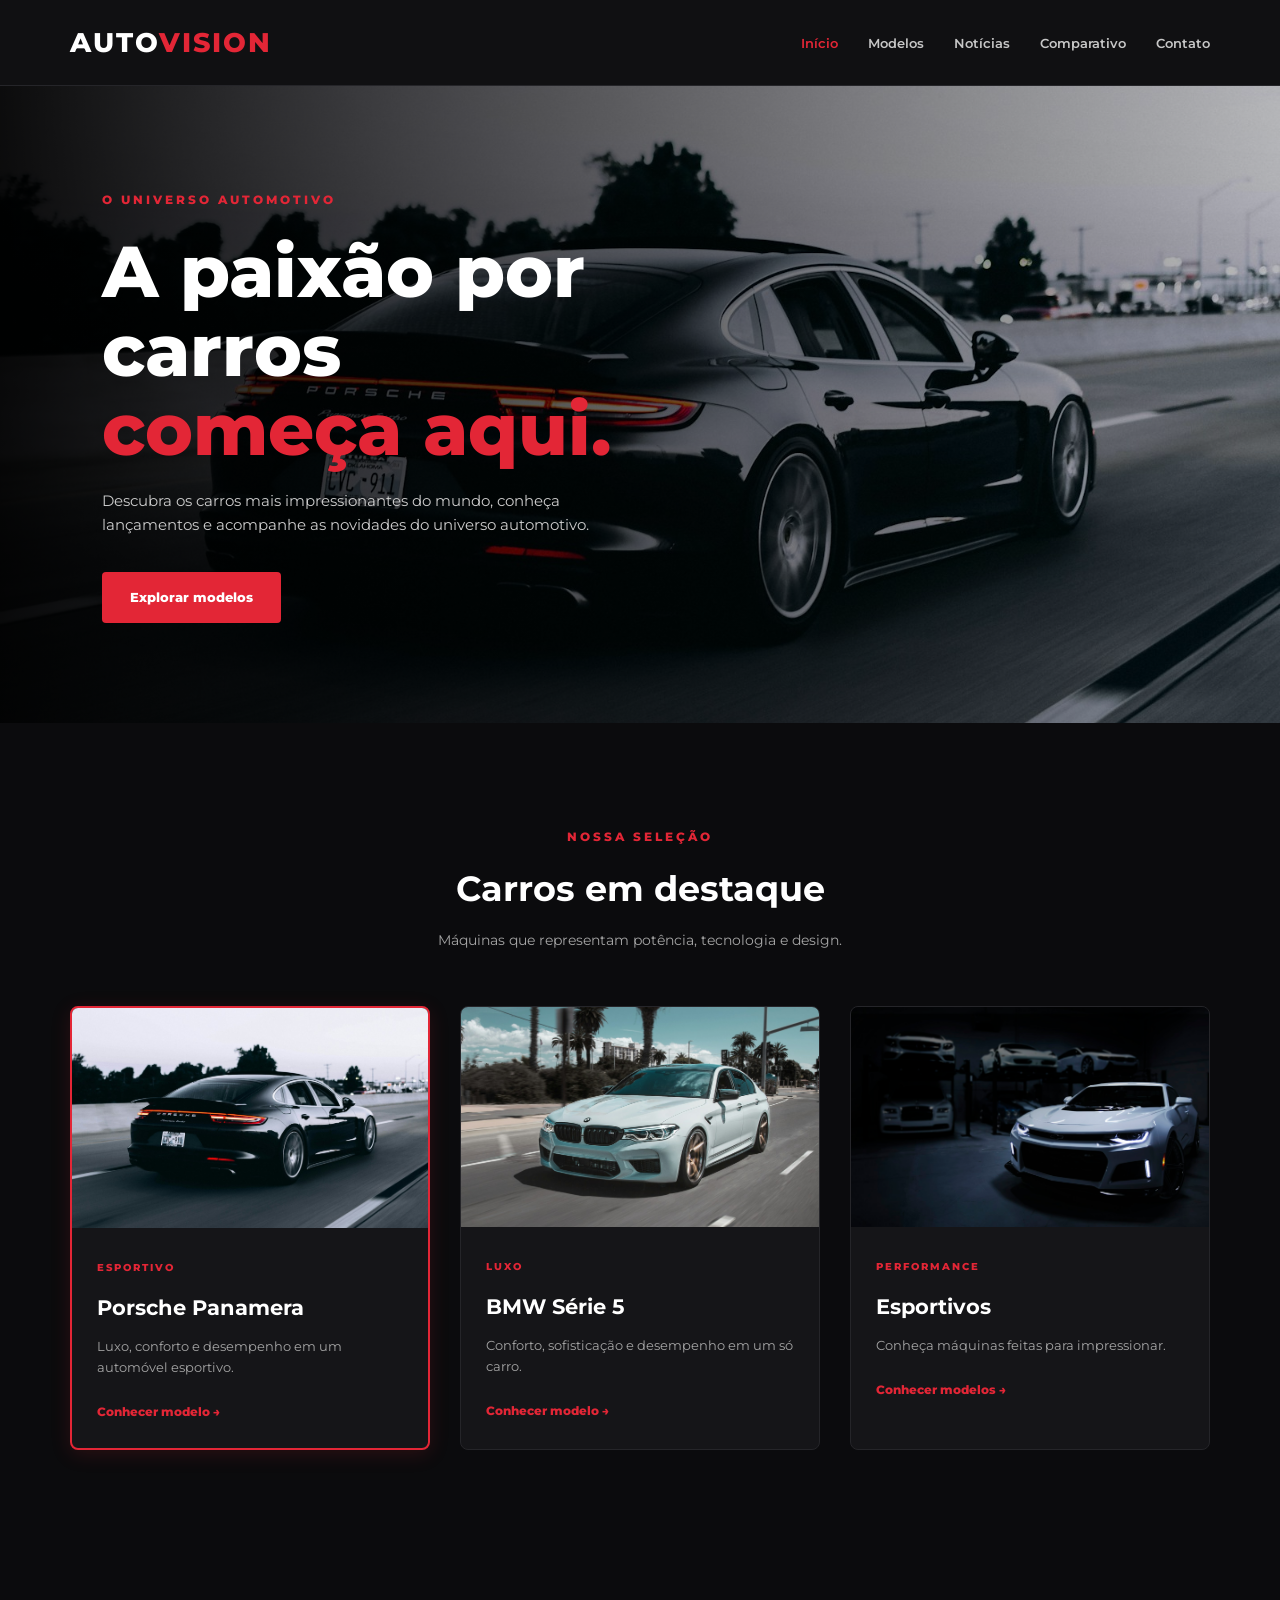
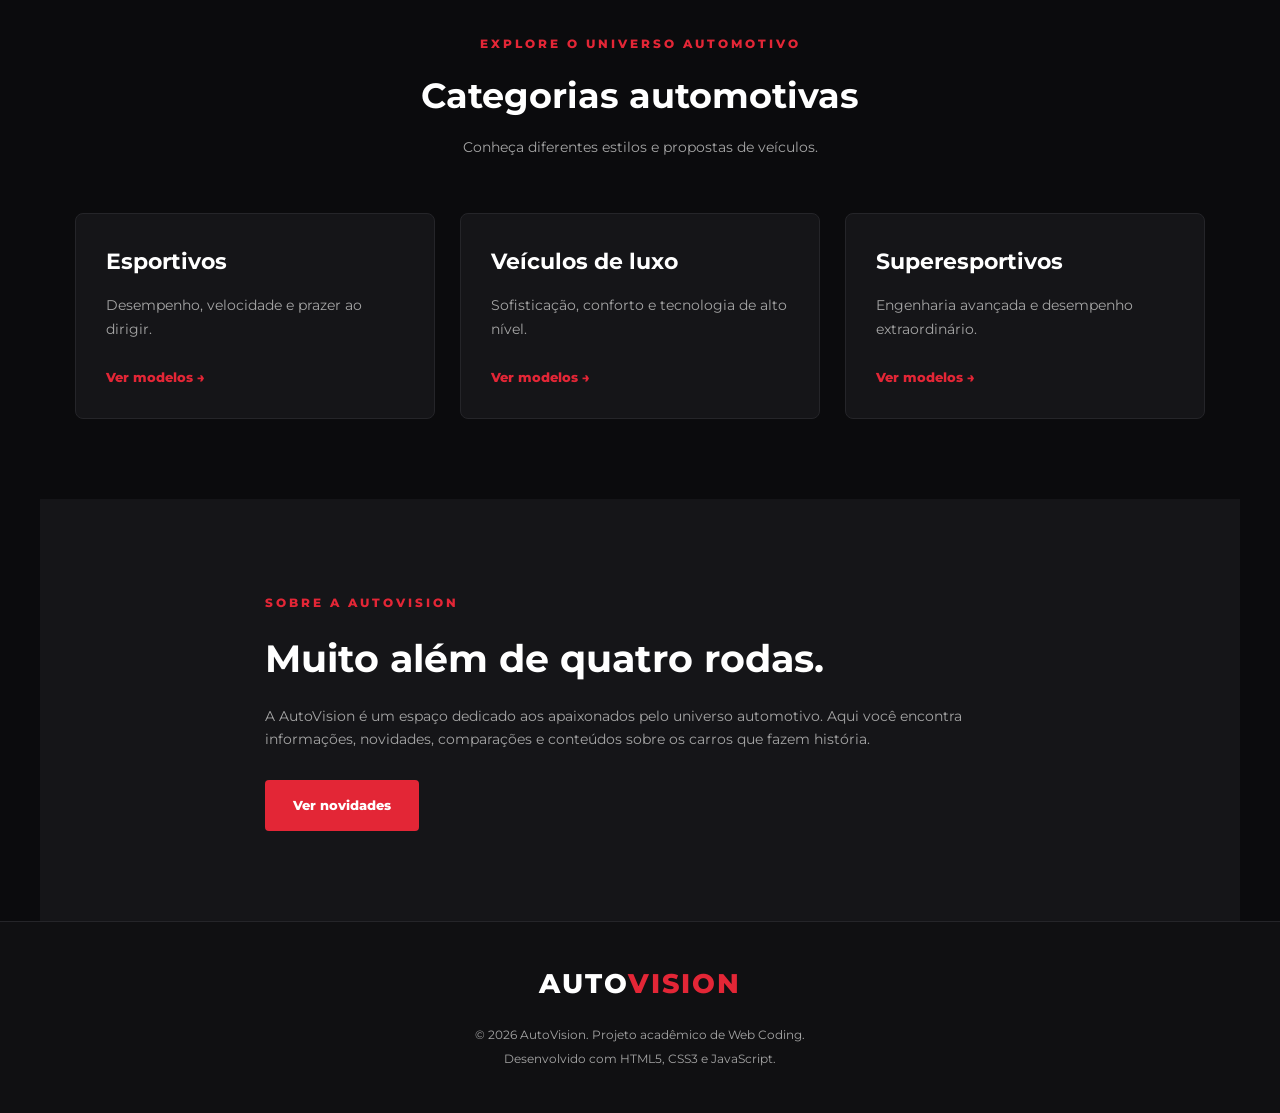
<file: index.html>
<!DOCTYPE html>
<html lang="pt-BR">

<head>
    <meta charset="UTF-8">
    <meta name="viewport" content="width=device-width, initial-scale=1.0">
    <meta name="description"
        content="AutoVision - Conheça modelos, lançamentos, comparativos e novidades do universo automotivo.">

    <title>AutoVision | Mundo Automotivo</title>

    <!-- Folha de estilos externa -->
    <link rel="stylesheet" href="css/style.css">

    <!-- JavaScript -->
    <script src="js/script.js" defer></script>
</head>

<body>

    <!-- CABEÇALHO E NAVEGAÇÃO -->
    <header class="header">
        <div class="header__container">

            <a href="index.html" class="header__logo" aria-label="AutoVision - Página inicial">
                AUTO<span>VISION</span>
            </a>

            <nav class="nav" aria-label="Menu principal">
                <ul class="nav__list">

                    <li class="nav__item">
                        <a class="nav__link nav__link--active"
                            href="index.html"
                            aria-current="page">
                            Início
                        </a>
                    </li>

                    <li class="nav__item">
                        <a class="nav__link" href="pages/modelos.html">
                            Modelos
                        </a>
                    </li>

                    <li class="nav__item">
                        <a class="nav__link" href="pages/noticias.html">
                            Notícias
                        </a>
                    </li>

                    <li class="nav__item">
                        <a class="nav__link" href="pages/comparativo.html">
                            Comparativo
                        </a>
                    </li>

                    <li class="nav__item">
                        <a class="nav__link" href="pages/contato.html">
                            Contato
                        </a>
                    </li>

                </ul>
            </nav>

        </div>
    </header>

    <!-- CONTEÚDO PRINCIPAL -->
    <main>

        <!-- BANNER PRINCIPAL -->
        <section class="hero">
            <div class="hero__content">

                <span class="hero__tag">
                    O UNIVERSO AUTOMOTIVO
                </span>

                <h1 class="hero__title">
                    A paixão por carros
                    <span>começa aqui.</span>
                </h1>

                <p class="hero__description">
                    Descubra os carros mais impressionantes do mundo,
                    conheça lançamentos e acompanhe as novidades
                    do universo automotivo.
                </p>

                <a href="pages/modelos.html" class="hero__button">
                    Explorar modelos
                </a>

            </div>
        </section>

        <!-- CARROS EM DESTAQUE: CSS GRID -->
        <section class="featured">

            <div class="section-heading">

                <span class="section-heading__tag">
                    NOSSA SELEÇÃO
                </span>

                <h2 class="section-heading__title">
                    Carros em destaque
                </h2>

                <p class="section-heading__description">
                    Máquinas que representam potência,
                    tecnologia e design.
                </p>

            </div>

            <div class="featured__grid">

                <!-- Cartão com modificador BEM -->
                <article class="card card--destaque">

                    <img
                        class="card__image"
                        src="images/veiculos/porsche.jpg"
                        alt="Porsche Panamera preto"
                        loading="lazy">

                    <div class="card__content">

                        <span class="card__category">
                            ESPORTIVO
                        </span>

                        <h3 class="card__title">
                            Porsche Panamera
                        </h3>

                        <p class="card__description">
                            Luxo, conforto e desempenho em um automóvel esportivo.
                        </p>

                        <a href="pages/modelos.html"
                            class="card__link"
                            aria-label="Conhecer o Porsche Panamera">
                            Conhecer modelo →
                        </a>

                    </div>
                </article>

                <!-- BMW -->
                <article class="card">

                    <img
                        class="card__image"
                        src="images/veiculos/bmw.jpg"
                        alt="BMW esportivo branco"
                        loading="lazy">

                    <div class="card__content">

                        <span class="card__category">
                            LUXO
                        </span>

                        <h3 class="card__title">
                            BMW Série 5
                        </h3>

                        <p class="card__description">
                            Conforto, sofisticação e desempenho em um só carro.
                        </p>

                        <a href="pages/modelos.html"
                            class="card__link"
                            aria-label="Conhecer o BMW Série 5">
                            Conhecer modelo →
                        </a>

                    </div>
                </article>

                <!-- Superesportivos -->
                <article class="card">

                    <img
                        class="card__image"
                        src="images/veiculos/esportivo.jpg"
                        alt="Chevrolet Camaro branco"
                        loading="lazy">

                    <div class="card__content">

                        <span class="card__category">
                            PERFORMANCE
                        </span>

                        <h3 class="card__title">
                            Esportivos
                        </h3>

                        <p class="card__description">
                            Conheça máquinas feitas para impressionar.
                        </p>

                        <a href="pages/modelos.html"
                            class="card__link"
                            aria-label="Conhecer os modelos superesportivos">
                            Conhecer modelos →
                        </a>

                    </div>
                </article>

            </div>
        </section>

        <!-- CATEGORIAS AUTOMOTIVAS: FLEXBOX -->
        <section class="categories">

            <div class="section-heading">

                <span class="section-heading__tag">
                    EXPLORE O UNIVERSO AUTOMOTIVO
                </span>

                <h2 class="section-heading__title">
                    Categorias automotivas
                </h2>

                <p class="section-heading__description">
                    Conheça diferentes estilos e propostas de veículos.
                </p>

            </div>

            <div class="categories__list">

                <article class="categories__item">

                    <h3 class="categories__title">
                        Esportivos
                    </h3>

                    <p class="categories__description">
                        Desempenho, velocidade e prazer ao dirigir.
                    </p>

                    <a href="pages/modelos.html" class="categories__link">
                        Ver modelos →
                    </a>

                </article>

                <article class="categories__item">

                    <h3 class="categories__title">
                        Veículos de luxo
                    </h3>

                    <p class="categories__description">
                        Sofisticação, conforto e tecnologia de alto nível.
                    </p>

                    <a href="pages/modelos.html" class="categories__link">
                        Ver modelos →
                    </a>

                </article>

                <article class="categories__item">

                    <h3 class="categories__title">
                        Superesportivos
                    </h3>

                    <p class="categories__description">
                        Engenharia avançada e desempenho extraordinário.
                    </p>

                    <a href="pages/modelos.html" class="categories__link">
                        Ver modelos →
                    </a>

                </article>

            </div>
        </section>

        <!-- SOBRE O PROJETO -->
        <section class="about">

            <div class="about__content">

                <span class="about__tag">
                    SOBRE A AUTOVISION
                </span>

                <h2 class="about__title">
                    Muito além de quatro rodas.
                </h2>

                <p class="about__description">
                    A AutoVision é um espaço dedicado aos apaixonados
                    pelo universo automotivo. Aqui você encontra
                    informações, novidades, comparações e conteúdos
                    sobre os carros que fazem história.
                </p>

                <a href="pages/noticias.html" class="about__button">
                    Ver novidades
                </a>

            </div>
        </section>

    </main>

    <!-- RODAPÉ -->
    <footer class="footer">

        <div class="footer__container">

            <a href="index.html"
                class="footer__logo"
                aria-label="AutoVision - Página inicial">
                AUTO<span>VISION</span>
            </a>

            <p class="footer__text">
                © 2026 AutoVision. Projeto acadêmico de Web Coding.
            </p>

            <p class="footer__credits">
                Desenvolvido com HTML5, CSS3 e JavaScript.
            </p>

        </div>

    </footer>

</body>

</html>
</file>
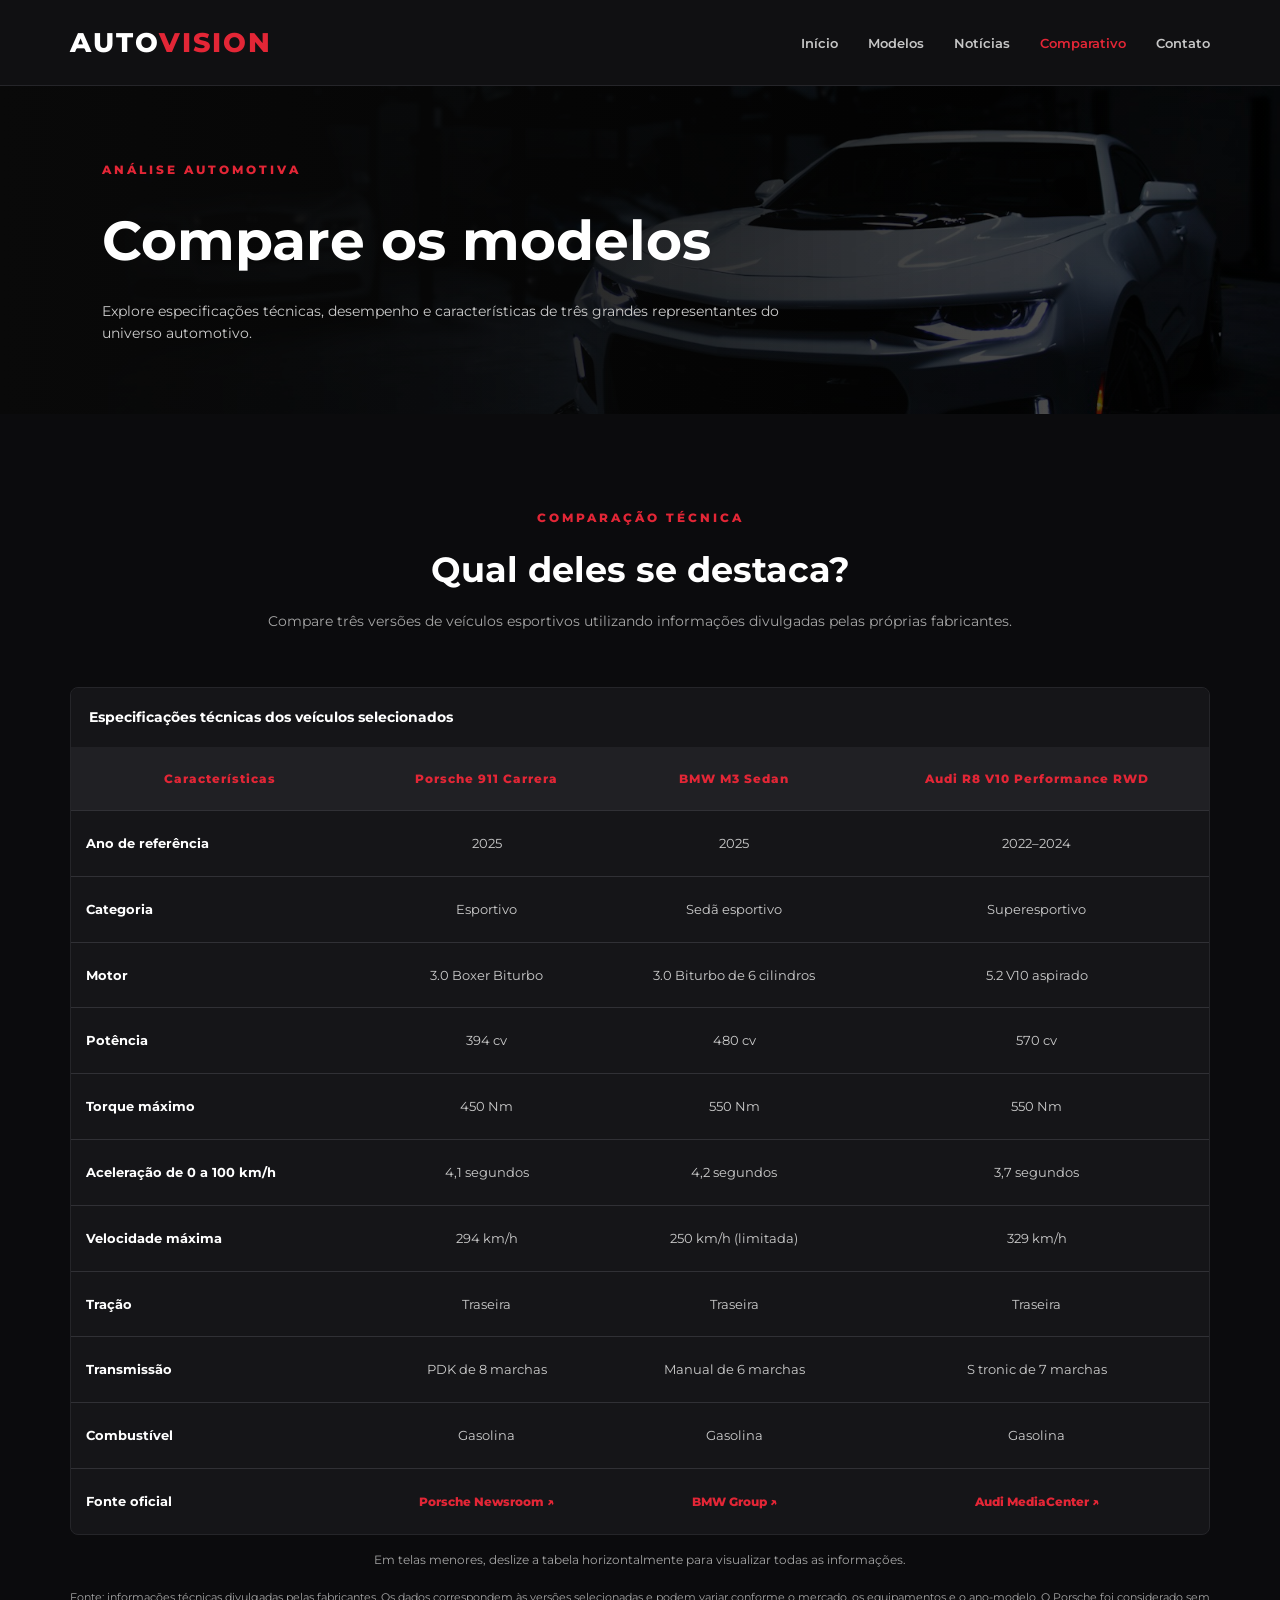
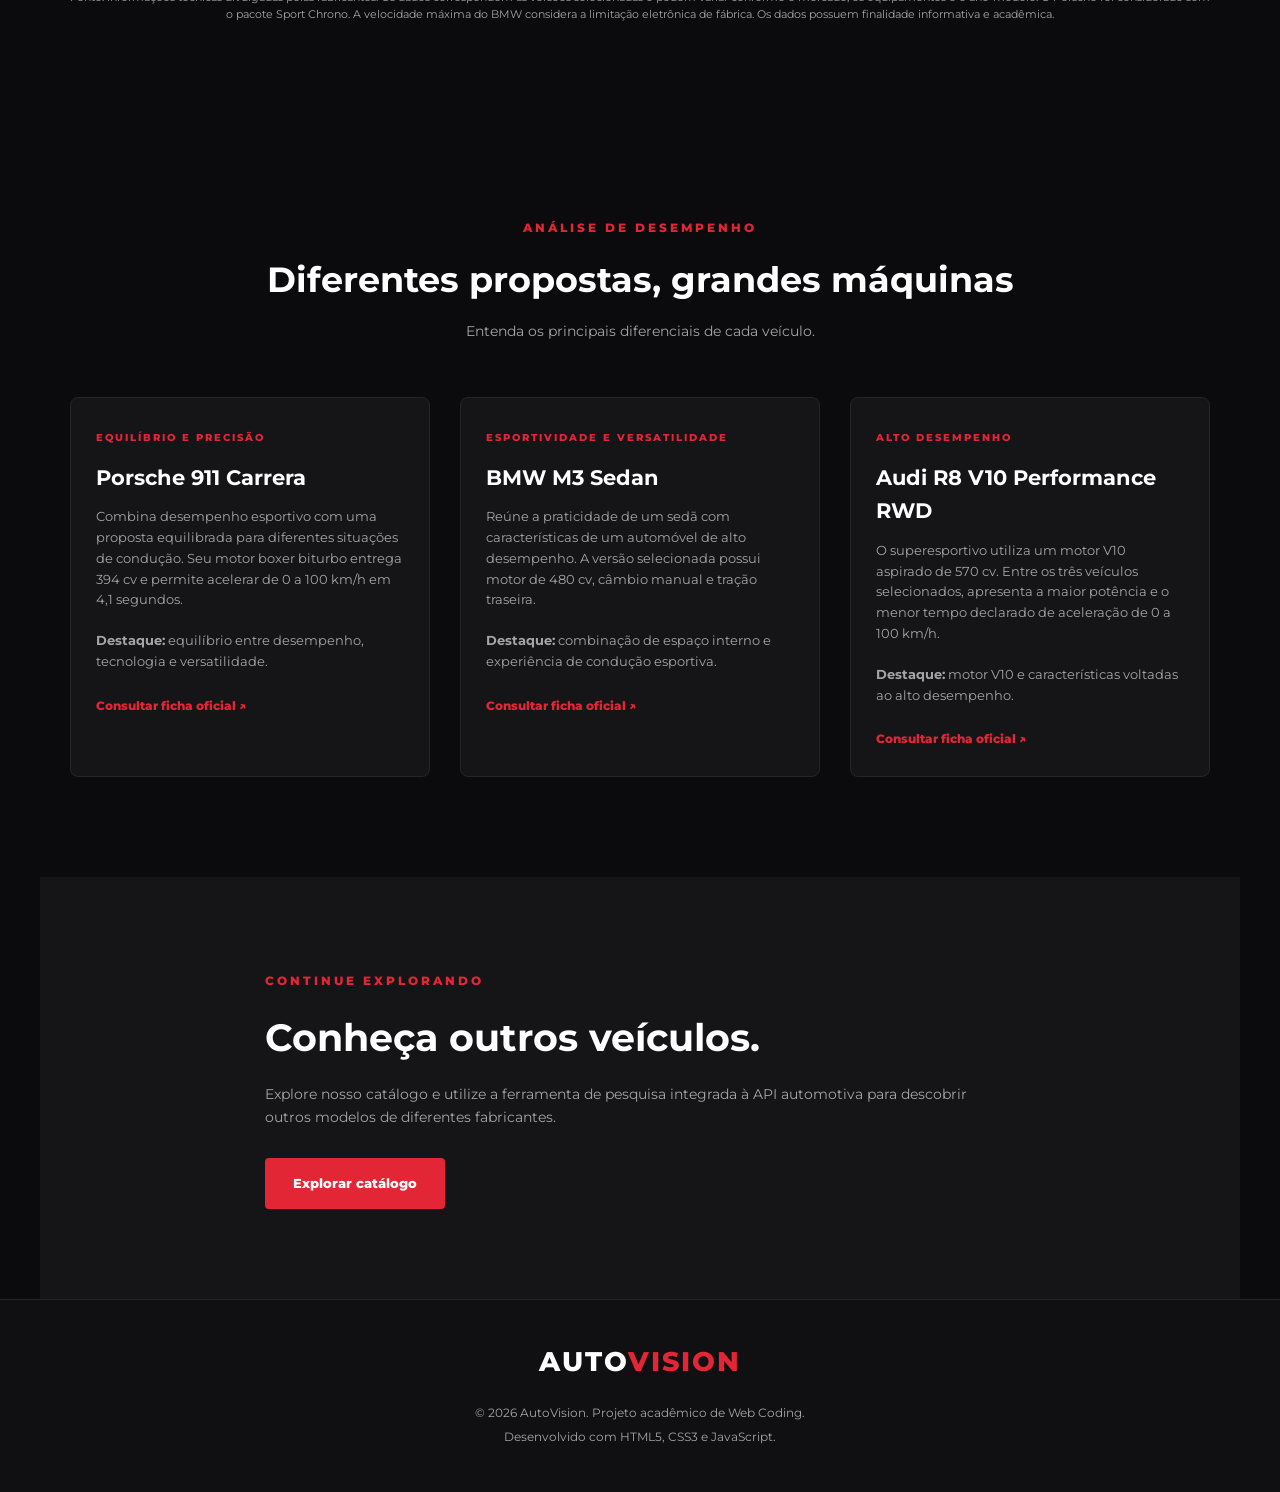
<file: pages/comparativo.html>
<!DOCTYPE html>
<html lang="pt-BR">

<head>
    <meta charset="UTF-8">
    <meta name="viewport" content="width=device-width, initial-scale=1.0">

    <meta name="description"
        content="Compare potência, torque, aceleração, velocidade máxima e especificações técnicas de veículos esportivos na AutoVision.">

    <title>Comparativo | AutoVision</title>

    <!-- Folha de estilos externa -->
    <link rel="stylesheet" href="../css/style.css">

    <!-- JavaScript -->
    <script src="../js/script.js" defer></script>
</head>

<body>

    <!-- CABEÇALHO E NAVEGAÇÃO -->
    <header class="header">

        <div class="header__container">

            <a href="../index.html"
                class="header__logo"
                aria-label="AutoVision - Página inicial">
                AUTO<span>VISION</span>
            </a>

            <nav class="nav" aria-label="Menu principal">

                <ul class="nav__list">

                    <li class="nav__item">
                        <a class="nav__link" href="../index.html">
                            Início
                        </a>
                    </li>

                    <li class="nav__item">
                        <a class="nav__link" href="modelos.html">
                            Modelos
                        </a>
                    </li>

                    <li class="nav__item">
                        <a class="nav__link" href="noticias.html">
                            Notícias
                        </a>
                    </li>

                    <li class="nav__item">
                        <a
                            class="nav__link nav__link--active"
                            href="comparativo.html"
                            aria-current="page">
                            Comparativo
                        </a>
                    </li>

                    <li class="nav__item">
                        <a class="nav__link" href="contato.html">
                            Contato
                        </a>
                    </li>

                </ul>

            </nav>

        </div>

    </header>

    <!-- CONTEÚDO PRINCIPAL -->
    <main>

        <!-- BANNER DA PÁGINA -->
        <section class="page-banner">

            <div class="page-banner__content">

                <span class="page-banner__tag">
                    ANÁLISE AUTOMOTIVA
                </span>

                <h1 class="page-banner__title">
                    Compare os modelos
                </h1>

                <p class="page-banner__description">
                    Explore especificações técnicas, desempenho
                    e características de três grandes representantes
                    do universo automotivo.
                </p>

            </div>

        </section>

        <!-- COMPARAÇÃO TÉCNICA -->
        <section class="models" aria-labelledby="comparisonTitle">

            <div class="section-heading">

                <span class="section-heading__tag">
                    COMPARAÇÃO TÉCNICA
                </span>

                <h2 class="section-heading__title" id="comparisonTitle">
                    Qual deles se destaca?
                </h2>

                <p class="section-heading__description">
                    Compare três versões de veículos esportivos
                    utilizando informações divulgadas pelas
                    próprias fabricantes.
                </p>

            </div>

            <div class="comparison">

                <div class="comparison__container">

                    <!-- Contêiner responsivo da tabela -->
                    <div
                        class="comparison__table-wrapper"
                        role="region"
                        aria-label="Tabela comparativa de veículos"
                        tabindex="0">

                        <!-- Tabela semântica -->
                        <table
                            class="comparison__table"
                            aria-describedby="comparisonNote">

                            <caption class="comparison__caption">
                                Especificações técnicas dos veículos selecionados
                            </caption>

                            <thead>

                                <tr>
                                    <th scope="col">Características</th>
                                    <th scope="col">Porsche 911 Carrera</th>
                                    <th scope="col">BMW M3 Sedan</th>
                                    <th scope="col">Audi R8 V10 Performance RWD</th>
                                </tr>

                            </thead>

                            <tbody>

                                <tr>
                                    <th scope="row">Ano de referência</th>
                                    <td>2025</td>
                                    <td>2025</td>
                                    <td>2022–2024</td>
                                </tr>

                                <tr>
                                    <th scope="row">Categoria</th>
                                    <td>Esportivo</td>
                                    <td>Sedã esportivo</td>
                                    <td>Superesportivo</td>
                                </tr>

                                <tr>
                                    <th scope="row">Motor</th>
                                    <td>3.0 Boxer Biturbo</td>
                                    <td>3.0 Biturbo de 6 cilindros</td>
                                    <td>5.2 V10 aspirado</td>
                                </tr>

                                <tr>
                                    <th scope="row">Potência</th>
                                    <td>394 cv</td>
                                    <td>480 cv</td>
                                    <td>570 cv</td>
                                </tr>

                                <tr>
                                    <th scope="row">Torque máximo</th>
                                    <td>450 Nm</td>
                                    <td>550 Nm</td>
                                    <td>550 Nm</td>
                                </tr>

                                <tr>
                                    <th scope="row">Aceleração de 0 a 100 km/h</th>
                                    <td>4,1 segundos</td>
                                    <td>4,2 segundos</td>
                                    <td>3,7 segundos</td>
                                </tr>

                                <tr>
                                    <th scope="row">Velocidade máxima</th>
                                    <td>294 km/h</td>
                                    <td>250 km/h (limitada)</td>
                                    <td>329 km/h</td>
                                </tr>

                                <tr>
                                    <th scope="row">Tração</th>
                                    <td>Traseira</td>
                                    <td>Traseira</td>
                                    <td>Traseira</td>
                                </tr>

                                <tr>
                                    <th scope="row">Transmissão</th>
                                    <td>PDK de 8 marchas</td>
                                    <td>Manual de 6 marchas</td>
                                    <td>S tronic de 7 marchas</td>
                                </tr>

                                <tr>
                                    <th scope="row">Combustível</th>
                                    <td>Gasolina</td>
                                    <td>Gasolina</td>
                                    <td>Gasolina</td>
                                </tr>

                                <tr>

                                    <th scope="row">Fonte oficial</th>

                                    <td>
                                        <a
                                            class="card__link"
                                            href="https://newsroom.porsche.com/en/press-kits/911/Drive-technology--Porsche-911-Carrera.html"
                                            target="_blank"
                                            rel="noopener noreferrer"
                                            aria-label="Consultar especificações oficiais da Porsche em nova aba">
                                            Porsche Newsroom ↗
                                        </a>
                                    </td>

                                    <td>
                                        <a
                                            class="card__link"
                                            href="https://www.press.bmwgroup.com/global/article/detail/T0442275EN/the-new-bmw-m3-sedan-the-new-bmw-m3-touring"
                                            target="_blank"
                                            rel="noopener noreferrer"
                                            aria-label="Consultar especificações oficiais da BMW em nova aba">
                                            BMW Group ↗
                                        </a>
                                    </td>

                                    <td>
                                        <a
                                            class="card__link"
                                            href="https://www.audi-mediacenter.com/en/the-sheer-joy-of-driving-redefined-audi-r8-v10-performance-rwd-until-2024-14405/the-engine-legendary-ten-cylinder-on-the-road-and-the-racetrack-14408"
                                            target="_blank"
                                            rel="noopener noreferrer"
                                            aria-label="Consultar especificações oficiais da Audi em nova aba">
                                            Audi MediaCenter ↗
                                        </a>
                                    </td>

                                </tr>

                            </tbody>

                        </table>

                    </div>

                    <!-- Orientação para dispositivos móveis -->
                    <p class="comparison__hint">
                        Em telas menores, deslize a tabela horizontalmente
                        para visualizar todas as informações.
                    </p>

                    <!-- Observações sobre os dados -->
                    <p class="comparison__note" id="comparisonNote">
                        Fonte: informações técnicas divulgadas pelas fabricantes.
                        Os dados correspondem às versões selecionadas e podem
                        variar conforme o mercado, os equipamentos e o ano-modelo.
                        O Porsche foi considerado sem o pacote Sport Chrono.
                        A velocidade máxima do BMW considera a limitação
                        eletrônica de fábrica.
                        Os dados possuem finalidade informativa e acadêmica.
                    </p>

                </div>

            </div>

        </section>

        <!-- ANÁLISE DOS VEÍCULOS: CSS GRID -->
        <section class="featured" aria-labelledby="analysisTitle">

            <div class="section-heading">

                <span class="section-heading__tag">
                    ANÁLISE DE DESEMPENHO
                </span>

                <h2 class="section-heading__title" id="analysisTitle">
                    Diferentes propostas, grandes máquinas
                </h2>

                <p class="section-heading__description">
                    Entenda os principais diferenciais de cada veículo.
                </p>

            </div>

            <div class="featured__grid">

                <!-- ANÁLISE DO PORSCHE -->
                <article class="card">

                    <div class="card__content">

                        <span class="card__category">
                            EQUILÍBRIO E PRECISÃO
                        </span>

                        <h3 class="card__title">
                            Porsche 911 Carrera
                        </h3>

                        <p class="card__description">
                            Combina desempenho esportivo com uma proposta
                            equilibrada para diferentes situações de condução.
                            Seu motor boxer biturbo entrega 394 cv e permite
                            acelerar de 0 a 100 km/h em 4,1 segundos.
                        </p>

                        <p class="card__description">
                            <strong>Destaque:</strong>
                            equilíbrio entre desempenho, tecnologia
                            e versatilidade.
                        </p>

                        <a
                            class="card__link"
                            href="https://newsroom.porsche.com/en/press-kits/911/Drive-technology--Porsche-911-Carrera.html"
                            target="_blank"
                            rel="noopener noreferrer">
                            Consultar ficha oficial ↗
                        </a>

                    </div>

                </article>

                <!-- ANÁLISE DO BMW -->
                <article class="card">

                    <div class="card__content">

                        <span class="card__category">
                            ESPORTIVIDADE E VERSATILIDADE
                        </span>

                        <h3 class="card__title">
                            BMW M3 Sedan
                        </h3>

                        <p class="card__description">
                            Reúne a praticidade de um sedã com características
                            de um automóvel de alto desempenho. A versão
                            selecionada possui motor de 480 cv, câmbio
                            manual e tração traseira.
                        </p>

                        <p class="card__description">
                            <strong>Destaque:</strong>
                            combinação de espaço interno e experiência
                            de condução esportiva.
                        </p>

                        <a
                            class="card__link"
                            href="https://www.press.bmwgroup.com/global/article/detail/T0442275EN/the-new-bmw-m3-sedan-the-new-bmw-m3-touring"
                            target="_blank"
                            rel="noopener noreferrer">
                            Consultar ficha oficial ↗
                        </a>

                    </div>

                </article>

                <!-- ANÁLISE DO AUDI -->
                <article class="card">

                    <div class="card__content">

                        <span class="card__category">
                            ALTO DESEMPENHO
                        </span>

                        <h3 class="card__title">
                            Audi R8 V10 Performance RWD
                        </h3>

                        <p class="card__description">
                            O superesportivo utiliza um motor V10 aspirado
                            de 570 cv. Entre os três veículos selecionados,
                            apresenta a maior potência e o menor tempo
                            declarado de aceleração de 0 a 100 km/h.
                        </p>

                        <p class="card__description">
                            <strong>Destaque:</strong>
                            motor V10 e características voltadas
                            ao alto desempenho.
                        </p>

                        <a
                            class="card__link"
                            href="https://www.audi-mediacenter.com/en/the-sheer-joy-of-driving-redefined-audi-r8-v10-performance-rwd-until-2024-14405/the-engine-legendary-ten-cylinder-on-the-road-and-the-racetrack-14408"
                            target="_blank"
                            rel="noopener noreferrer">
                            Consultar ficha oficial ↗
                        </a>

                    </div>

                </article>

            </div>

        </section>

        <!-- CHAMADA PARA O CATÁLOGO -->
        <section class="about">

            <div class="about__content">

                <span class="about__tag">
                    CONTINUE EXPLORANDO
                </span>

                <h2 class="about__title">
                    Conheça outros veículos.
                </h2>

                <p class="about__description">
                    Explore nosso catálogo e utilize a ferramenta
                    de pesquisa integrada à API automotiva para
                    descobrir outros modelos de diferentes fabricantes.
                </p>

                <a href="modelos.html" class="about__button">
                    Explorar catálogo
                </a>

            </div>

        </section>

    </main>

    <!-- RODAPÉ -->
    <footer class="footer">

        <div class="footer__container">

            <a
                href="../index.html"
                class="footer__logo"
                aria-label="AutoVision - Página inicial">
                AUTO<span>VISION</span>
            </a>

            <p class="footer__text">
                © 2026 AutoVision. Projeto acadêmico de Web Coding.
            </p>

            <p class="footer__credits">
                Desenvolvido com HTML5, CSS3 e JavaScript.
            </p>

        </div>

    </footer>

</body>

</html>
</file>
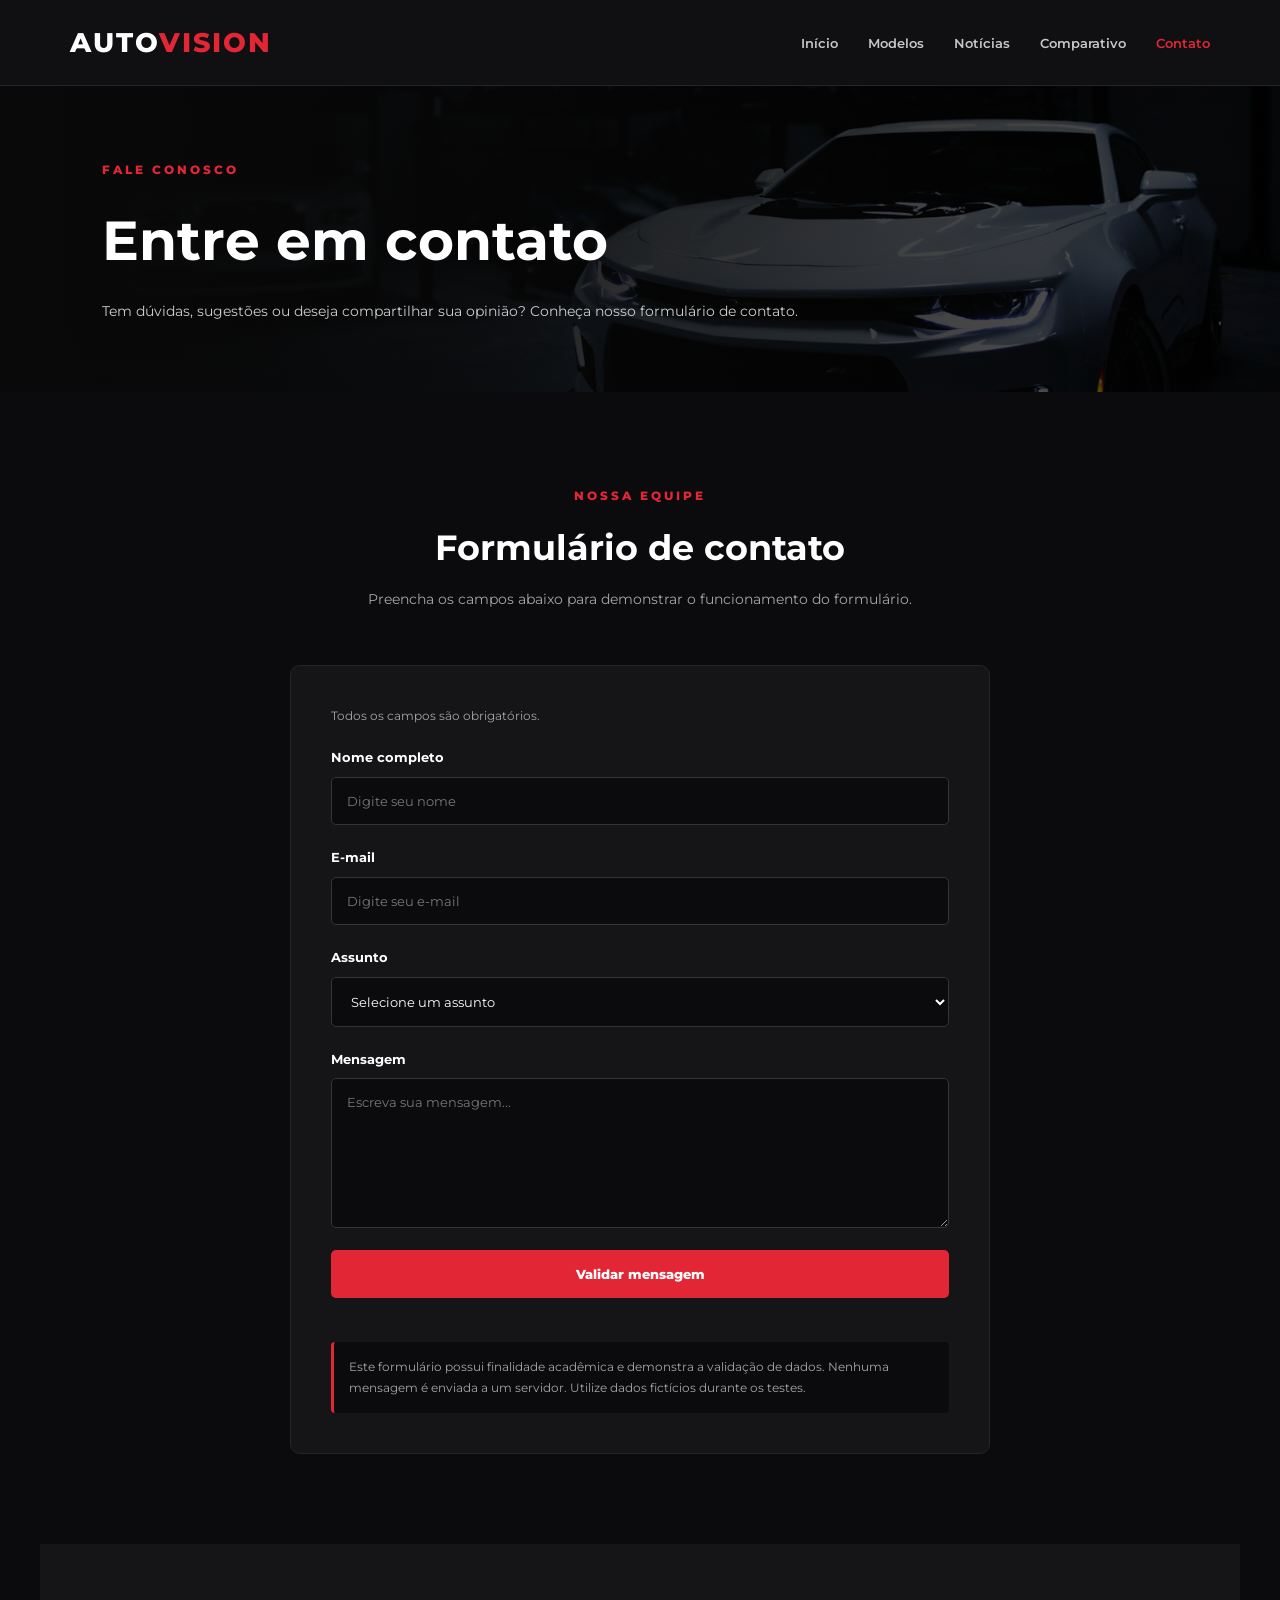
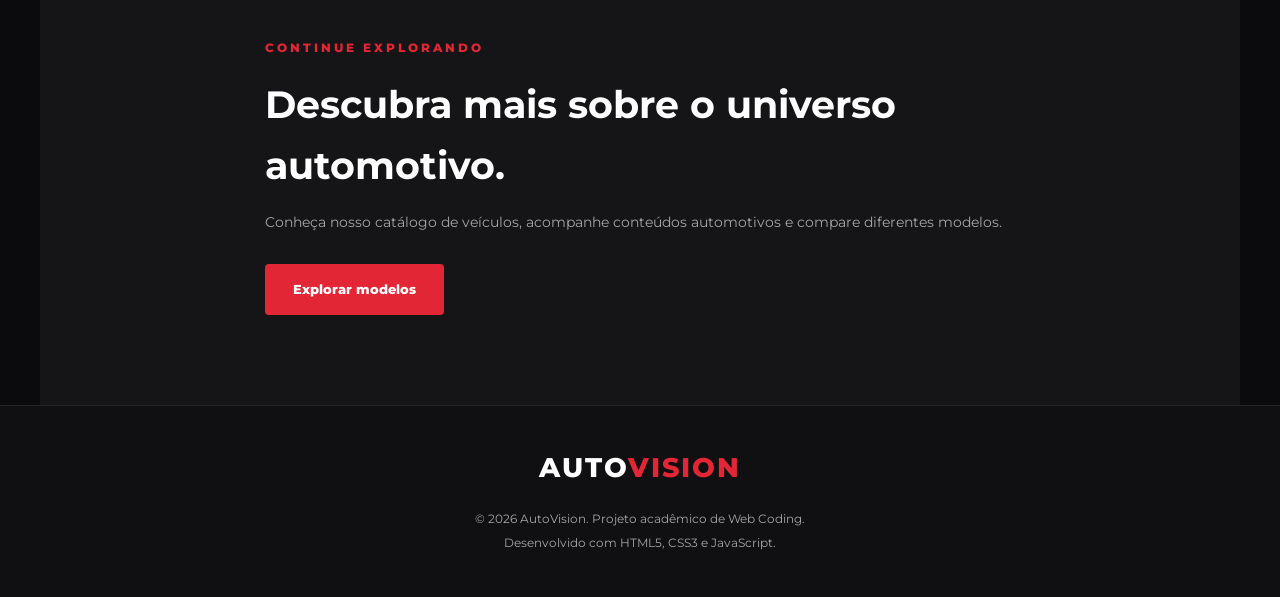
<file: pages/contato.html>
<!DOCTYPE html>
<html lang="pt-BR">

<head>
    <meta charset="UTF-8">
    <meta name="viewport" content="width=device-width, initial-scale=1.0">
    <meta name="description"
        content="Entre em contato com a equipe AutoVision e compartilhe suas dúvidas, sugestões e opiniões.">

    <title>Contato | AutoVision</title>

    <!-- Folha de estilos externa -->
    <link rel="stylesheet" href="../css/style.css">

    <!-- JavaScript -->
    <script src="../js/script.js" defer></script>
</head>

<body>

    <!-- CABEÇALHO E NAVEGAÇÃO -->
    <header class="header">

        <div class="header__container">

            <a href="../index.html"
                class="header__logo"
                aria-label="AutoVision - Página inicial">
                AUTO<span>VISION</span>
            </a>

            <nav class="nav" aria-label="Menu principal">

                <ul class="nav__list">

                    <li class="nav__item">
                        <a class="nav__link" href="../index.html">
                            Início
                        </a>
                    </li>

                    <li class="nav__item">
                        <a class="nav__link" href="modelos.html">
                            Modelos
                        </a>
                    </li>

                    <li class="nav__item">
                        <a class="nav__link" href="noticias.html">
                            Notícias
                        </a>
                    </li>

                    <li class="nav__item">
                        <a class="nav__link" href="comparativo.html">
                            Comparativo
                        </a>
                    </li>

                    <li class="nav__item">
                        <a class="nav__link nav__link--active"
                            href="contato.html"
                            aria-current="page">
                            Contato
                        </a>
                    </li>

                </ul>

            </nav>

        </div>

    </header>

    <!-- CONTEÚDO PRINCIPAL -->
    <main>

        <!-- BANNER DA PÁGINA -->
        <section class="page-banner">

            <div class="page-banner__content">

                <span class="page-banner__tag">
                    FALE CONOSCO
                </span>

                <h1 class="page-banner__title">
                    Entre em contato
                </h1>

                <p class="page-banner__description">
                    Tem dúvidas, sugestões ou deseja compartilhar
                    sua opinião? Conheça nosso formulário de contato.
                </p>

            </div>

        </section>

        <!-- SEÇÃO DE CONTATO -->
        <section class="contact" aria-labelledby="contactTitle">

            <div class="section-heading">

                <span class="section-heading__tag">
                    NOSSA EQUIPE
                </span>

                <h2 class="section-heading__title" id="contactTitle">
                    Formulário de contato
                </h2>

                <p class="section-heading__description">
                    Preencha os campos abaixo para demonstrar
                    o funcionamento do formulário.
                </p>

            </div>

            <div class="contact__container">

                <!-- FORMULÁRIO DE CONTATO -->
                <form
                    class="contact__form"
                    id="contactForm"
                    aria-describedby="contactNote">

                    <p class="contact__instructions">
                        Todos os campos são obrigatórios.
                    </p>

                    <!-- CAMPO NOME -->
                    <div class="contact__field">

                        <label for="nome">
                            Nome completo
                        </label>

                        <input
                            type="text"
                            id="nome"
                            name="nome"
                            placeholder="Digite seu nome"
                            autocomplete="name"
                            minlength="3"
                            maxlength="100"
                            required>

                    </div>

                    <!-- CAMPO E-MAIL -->
                    <div class="contact__field">

                        <label for="email">
                            E-mail
                        </label>

                        <input
                            type="email"
                            id="email"
                            name="email"
                            placeholder="Digite seu e-mail"
                            autocomplete="email"
                            maxlength="150"
                            required>

                    </div>

                    <!-- CAMPO ASSUNTO -->
                    <div class="contact__field">

                        <label for="assunto">
                            Assunto
                        </label>

                        <select id="assunto" name="assunto" required>

                            <option value="">
                                Selecione um assunto
                            </option>

                            <option value="Duvida">
                                Dúvida
                            </option>

                            <option value="Sugestao">
                                Sugestão
                            </option>

                            <option value="Elogio">
                                Elogio
                            </option>

                            <option value="Outro">
                                Outro
                            </option>

                        </select>

                    </div>

                    <!-- CAMPO MENSAGEM -->
                    <div class="contact__field">

                        <label for="mensagem">
                            Mensagem
                        </label>

                        <textarea
                            id="mensagem"
                            name="mensagem"
                            rows="6"
                            minlength="10"
                            maxlength="1000"
                            placeholder="Escreva sua mensagem..."
                            required></textarea>

                    </div>

                    <!-- BOTÃO DO FORMULÁRIO -->
                    <button type="submit" class="contact__button">
                        Validar mensagem
                    </button>

                    <!-- RETORNO DO JAVASCRIPT -->
                    <p
                        class="contact__feedback"
                        id="contactFeedback"
                        role="status"
                        aria-live="polite">
                    </p>

                    <!-- AVISO SOBRE O PROJETO -->
                    <p class="contact__note" id="contactNote">
                        Este formulário possui finalidade acadêmica
                        e demonstra a validação de dados.
                        Nenhuma mensagem é enviada a um servidor.
                        Utilize dados fictícios durante os testes.
                    </p>

                </form>

            </div>

        </section>

        <!-- CHAMADA PARA NAVEGAÇÃO -->
        <section class="about">

            <div class="about__content">

                <span class="about__tag">
                    CONTINUE EXPLORANDO
                </span>

                <h2 class="about__title">
                    Descubra mais sobre o universo automotivo.
                </h2>

                <p class="about__description">
                    Conheça nosso catálogo de veículos,
                    acompanhe conteúdos automotivos e compare
                    diferentes modelos.
                </p>

                <a href="modelos.html" class="about__button">
                    Explorar modelos
                </a>

            </div>

        </section>

    </main>

    <!-- RODAPÉ -->
    <footer class="footer">

        <div class="footer__container">

            <a href="../index.html"
                class="footer__logo"
                aria-label="AutoVision - Página inicial">
                AUTO<span>VISION</span>
            </a>

            <p class="footer__text">
                © 2026 AutoVision. Projeto acadêmico de Web Coding.
            </p>

            <p class="footer__credits">
                Desenvolvido com HTML5, CSS3 e JavaScript.
            </p>

        </div>

    </footer>

</body>

</html>
</file>
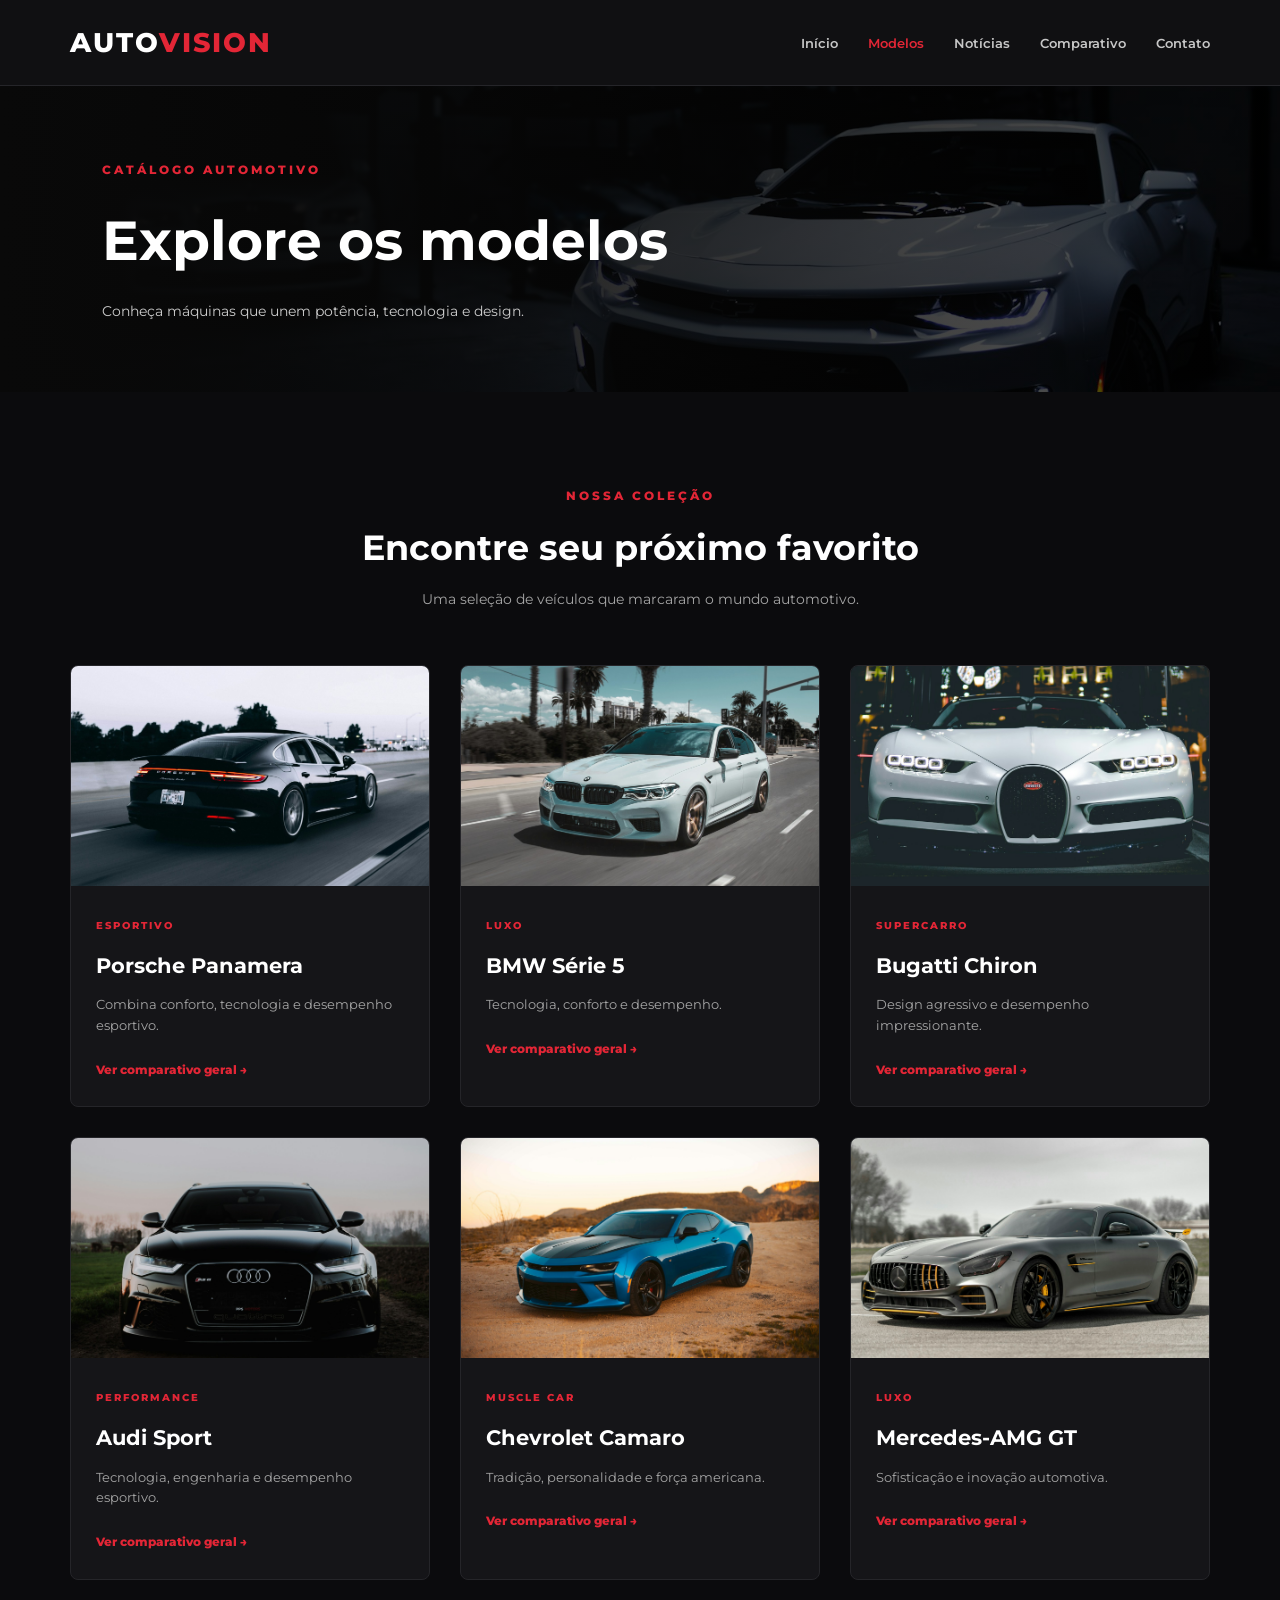
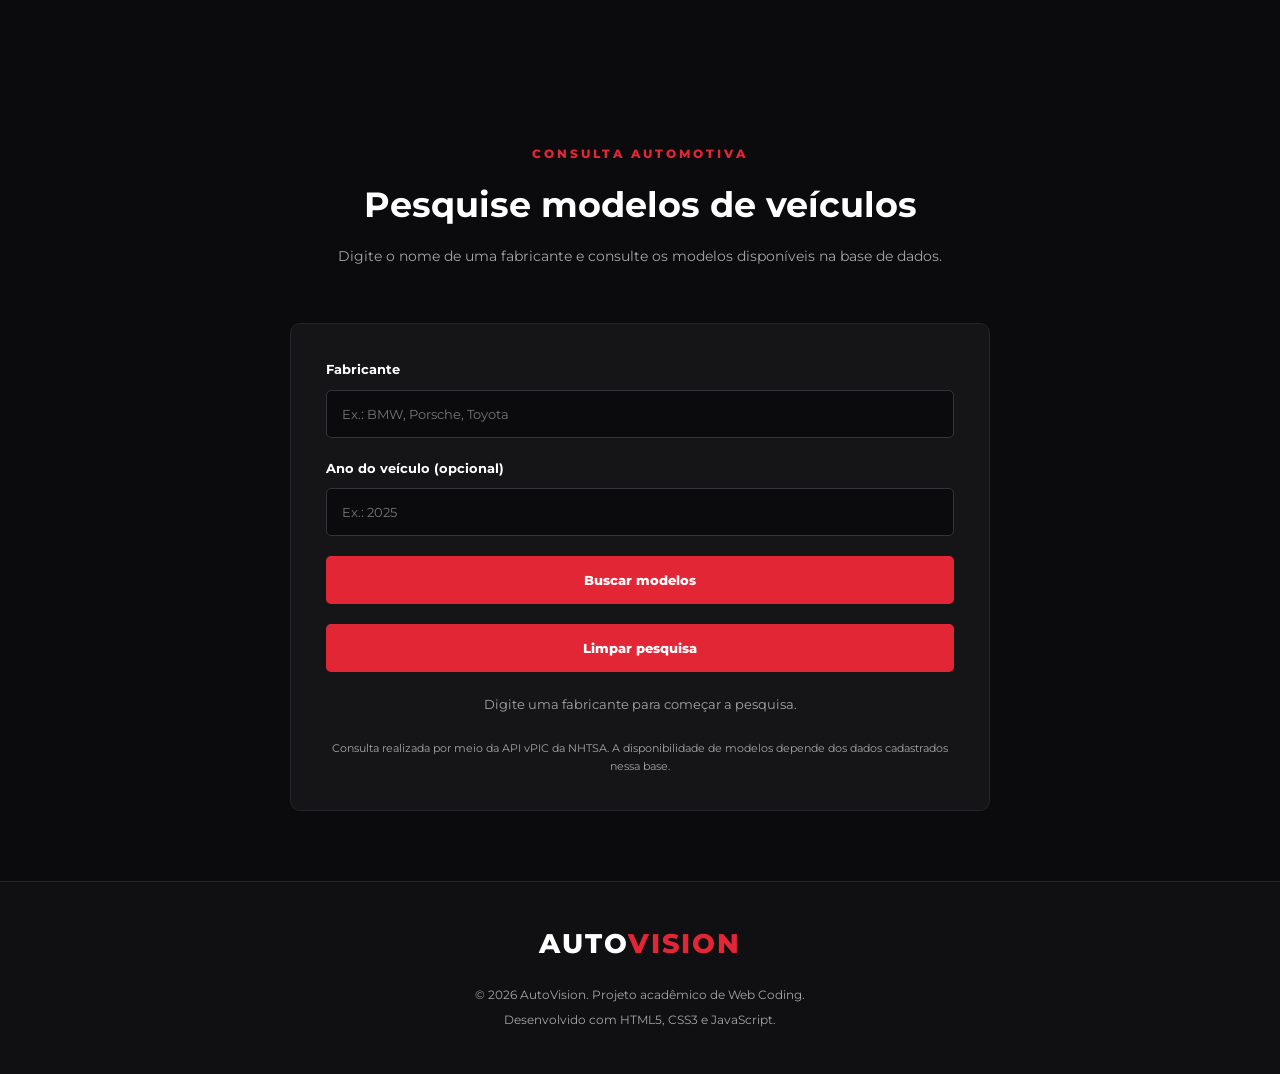
<file: pages/modelos.html>
<!DOCTYPE html>
<html lang="pt-BR">

<head>
    <meta charset="UTF-8">
    <meta name="viewport" content="width=device-width, initial-scale=1.0">
    <meta name="description"
        content="Conheça modelos esportivos, de luxo e superesportivos na AutoVision. Consulte fabricantes e modelos pela nossa ferramenta de pesquisa.">

    <title>Modelos | AutoVision</title>

    <!-- Folha de estilos externa -->
    <link rel="stylesheet" href="../css/style.css">

    <!-- JavaScript -->
    <script src="../js/script.js" defer></script>
</head>

<body>

    <!-- CABEÇALHO E NAVEGAÇÃO -->
    <header class="header">
        <div class="header__container">

            <a href="../index.html"
                class="header__logo"
                aria-label="AutoVision - Página inicial">
                AUTO<span>VISION</span>
            </a>

            <nav class="nav" aria-label="Menu principal">
                <ul class="nav__list">

                    <li class="nav__item">
                        <a class="nav__link" href="../index.html">
                            Início
                        </a>
                    </li>

                    <li class="nav__item">
                        <a class="nav__link nav__link--active"
                            href="modelos.html"
                            aria-current="page">
                            Modelos
                        </a>
                    </li>

                    <li class="nav__item">
                        <a class="nav__link" href="noticias.html">
                            Notícias
                        </a>
                    </li>

                    <li class="nav__item">
                        <a class="nav__link" href="comparativo.html">
                            Comparativo
                        </a>
                    </li>

                    <li class="nav__item">
                        <a class="nav__link" href="contato.html">
                            Contato
                        </a>
                    </li>

                </ul>
            </nav>

        </div>
    </header>

    <!-- CONTEÚDO PRINCIPAL -->
    <main>

        <!-- BANNER DA PÁGINA -->
        <section class="page-banner">
            <div class="page-banner__content">

                <span class="page-banner__tag">
                    CATÁLOGO AUTOMOTIVO
                </span>

                <h1 class="page-banner__title">
                    Explore os modelos
                </h1>

                <p class="page-banner__description">
                    Conheça máquinas que unem potência,
                    tecnologia e design.
                </p>

            </div>
        </section>

        <!-- CATÁLOGO DE VEÍCULOS: CSS GRID -->
        <section class="models" aria-labelledby="modelsTitle">

            <div class="section-heading">

                <span class="section-heading__tag">
                    NOSSA COLEÇÃO
                </span>

                <h2 class="section-heading__title" id="modelsTitle">
                    Encontre seu próximo favorito
                </h2>

                <p class="section-heading__description">
                    Uma seleção de veículos que marcaram
                    o mundo automotivo.
                </p>

            </div>

            <!-- Grade com seis cartões de veículos -->
            <div class="models__grid">

                <!-- VEÍCULO 01: PORSCHE -->
                <article class="card">

                    <img
                        class="card__image"
                        src="../images/veiculos/porsche.jpg"
                        alt="Porsche Panamera preto"
                        loading="lazy">

                    <div class="card__content">

                        <span class="card__category">
                            ESPORTIVO
                        </span>

                        <h3 class="card__title">
                            Porsche Panamera
                        </h3>

                        <p class="card__description">
                            Combina conforto, tecnologia e desempenho esportivo.
                        </p>

                        <a href="comparativo.html"
                            class="card__link"
                            aria-label="Acessar comparativos de veículos">
                            Ver comparativo geral →
                        </a>

                    </div>
                </article>

                <!-- VEÍCULO 02: BMW -->
                <article class="card">

                    <img
                        class="card__image"
                        src="../images/veiculos/bmw.jpg"
                        alt="BMW esportivo branco"
                        loading="lazy">

                    <div class="card__content">

                        <span class="card__category">
                            LUXO
                        </span>

                        <h3 class="card__title">
                            BMW Série 5
                        </h3>

                        <p class="card__description">
                            Tecnologia, conforto e desempenho.
                        </p>

                        <a href="comparativo.html" class="card__link">
                            Ver comparativo geral →
                        </a>

                    </div>
                </article>

                <!-- VEÍCULO 03: LAMBORGHINI -->
                <article class="card">

                    <img
                        class="card__image"
                        src="../images/veiculos/lamborghini.jpg"
                        alt="Bugatti Chiron branco"
                        loading="lazy">

                    <div class="card__content">

                        <span class="card__category">
                            SUPERCARRO
                        </span>

                        <h3 class="card__title">
                            Bugatti Chiron
                        </h3>

                        <p class="card__description">
                            Design agressivo e desempenho
                            impressionante.
                        </p>

                        <a href="comparativo.html" class="card__link">
                            Ver comparativo geral →
                        </a>

                    </div>
                </article>

                <!-- VEÍCULO 04: AUDI -->
                <article class="card">

                    <img
                        class="card__image"
                        src="../images/veiculos/audi.jpg"
                        alt="Audi esportivo preto"
                        loading="lazy">

                    <div class="card__content">

                        <span class="card__category">
                            PERFORMANCE
                        </span>

                        <h3 class="card__title">
                            Audi Sport
                        </h3>

                        <p class="card__description">
                            Tecnologia, engenharia e desempenho esportivo.
                        </p>

                        <a href="comparativo.html" class="card__link">
                            Ver comparativo geral →
                        </a>

                    </div>
                </article>

                <!-- VEÍCULO 05: CHEVROLET -->
                <article class="card">

                    <img
                        class="card__image"
                        src="../images/veiculos/chevrolet.jpg"
                        alt="Veículo esportivo Chevrolet"
                        loading="lazy">

                    <div class="card__content">

                        <span class="card__category">
                            MUSCLE CAR
                        </span>

                        <h3 class="card__title">
                            Chevrolet Camaro
                        </h3>

                        <p class="card__description">
                            Tradição, personalidade e força americana.
                        </p>

                        <a href="comparativo.html" class="card__link">
                            Ver comparativo geral →
                        </a>

                    </div>
                </article>

                <!-- VEÍCULO 06: MERCEDES-BENZ -->
                <article class="card">

                    <img
                        class="card__image"
                        src="../images/veiculos/mercedes.jpg"
                        alt="Mercedes-AMG GT cinza"
                        loading="lazy">

                    <div class="card__content">

                        <span class="card__category">
                            LUXO
                        </span>

                        <h3 class="card__title">
                            Mercedes-AMG GT
                        </h3>

                        <p class="card__description">
                            Sofisticação e inovação automotiva.
                        </p>

                        <a href="comparativo.html" class="card__link">
                            Ver comparativo geral →
                        </a>

                    </div>
                </article>

            </div>
        </section>

        <!-- INTEGRAÇÃO COM API AUTOMOTIVA -->
        <section class="api-search" aria-labelledby="apiSearchTitle">

            <div class="section-heading">

                <span class="section-heading__tag">
                    CONSULTA AUTOMOTIVA
                </span>

                <h2 class="section-heading__title" id="apiSearchTitle">
                    Pesquise modelos de veículos
                </h2>

                <p class="section-heading__description">
                    Digite o nome de uma fabricante e consulte
                    os modelos disponíveis na base de dados.
                </p>

            </div>

            <div class="api-search__container">

                <!-- Formulário de pesquisa -->
                <form class="api-search__form" id="vehicleSearchForm">

    <div class="api-search__field">
        <label for="vehicleMake">Fabricante</label>
        <input
            type="text"
            id="vehicleMake"
            name="fabricante"
            placeholder="Ex.: BMW, Porsche, Toyota"
            minlength="2"
            maxlength="50"
            required>
    </div>

    <div class="api-search__field">
        <label for="vehicleYear">Ano do veículo (opcional)</label>
        <input
            type="number"
            id="vehicleYear"
            name="ano"
            placeholder="Ex.: 2025"
            min="1996"
            max="2027"
            step="1">
    </div>

    <button
        type="submit"
        class="api-search__button"
        id="vehicleSearchButton">
        Buscar modelos
    </button>

    <button
        type="reset"
        class="api-search__button"
        id="vehicleClearButton">
        Limpar pesquisa
    </button>

</form>

                <!-- Mensagens de carregamento, sucesso e erro -->
                <p
                    id="vehicleSearchStatus"
                    class="api-search__status"
                    role="status"
                    aria-live="polite">
                    Digite uma fabricante para começar a pesquisa.
                </p>

                <!-- Resultados inseridos dinamicamente pelo JavaScript -->
                <ul
                    id="vehicleResults"
                    class="api-search__results"
                    aria-label="Modelos encontrados">
                </ul>

                <!-- Informações sobre a fonte dos dados -->
                <p class="api-search__disclaimer">
                    Consulta realizada por meio da API vPIC da NHTSA.
                    A disponibilidade de modelos depende dos dados
                    cadastrados nessa base.
                </p>

            </div>
        </section>

    </main>

    <!-- RODAPÉ -->
    <footer class="footer">
        <div class="footer__container">

            <a href="../index.html"
                class="footer__logo"
                aria-label="AutoVision - Página inicial">
                AUTO<span>VISION</span>
            </a>

            <p class="footer__text">
                © 2026 AutoVision. Projeto acadêmico de Web Coding.
            </p>

            <p class="footer__credits">
                Desenvolvido com HTML5, CSS3 e JavaScript.
            </p>

        </div>
    </footer>

</body>

</html>
</file>
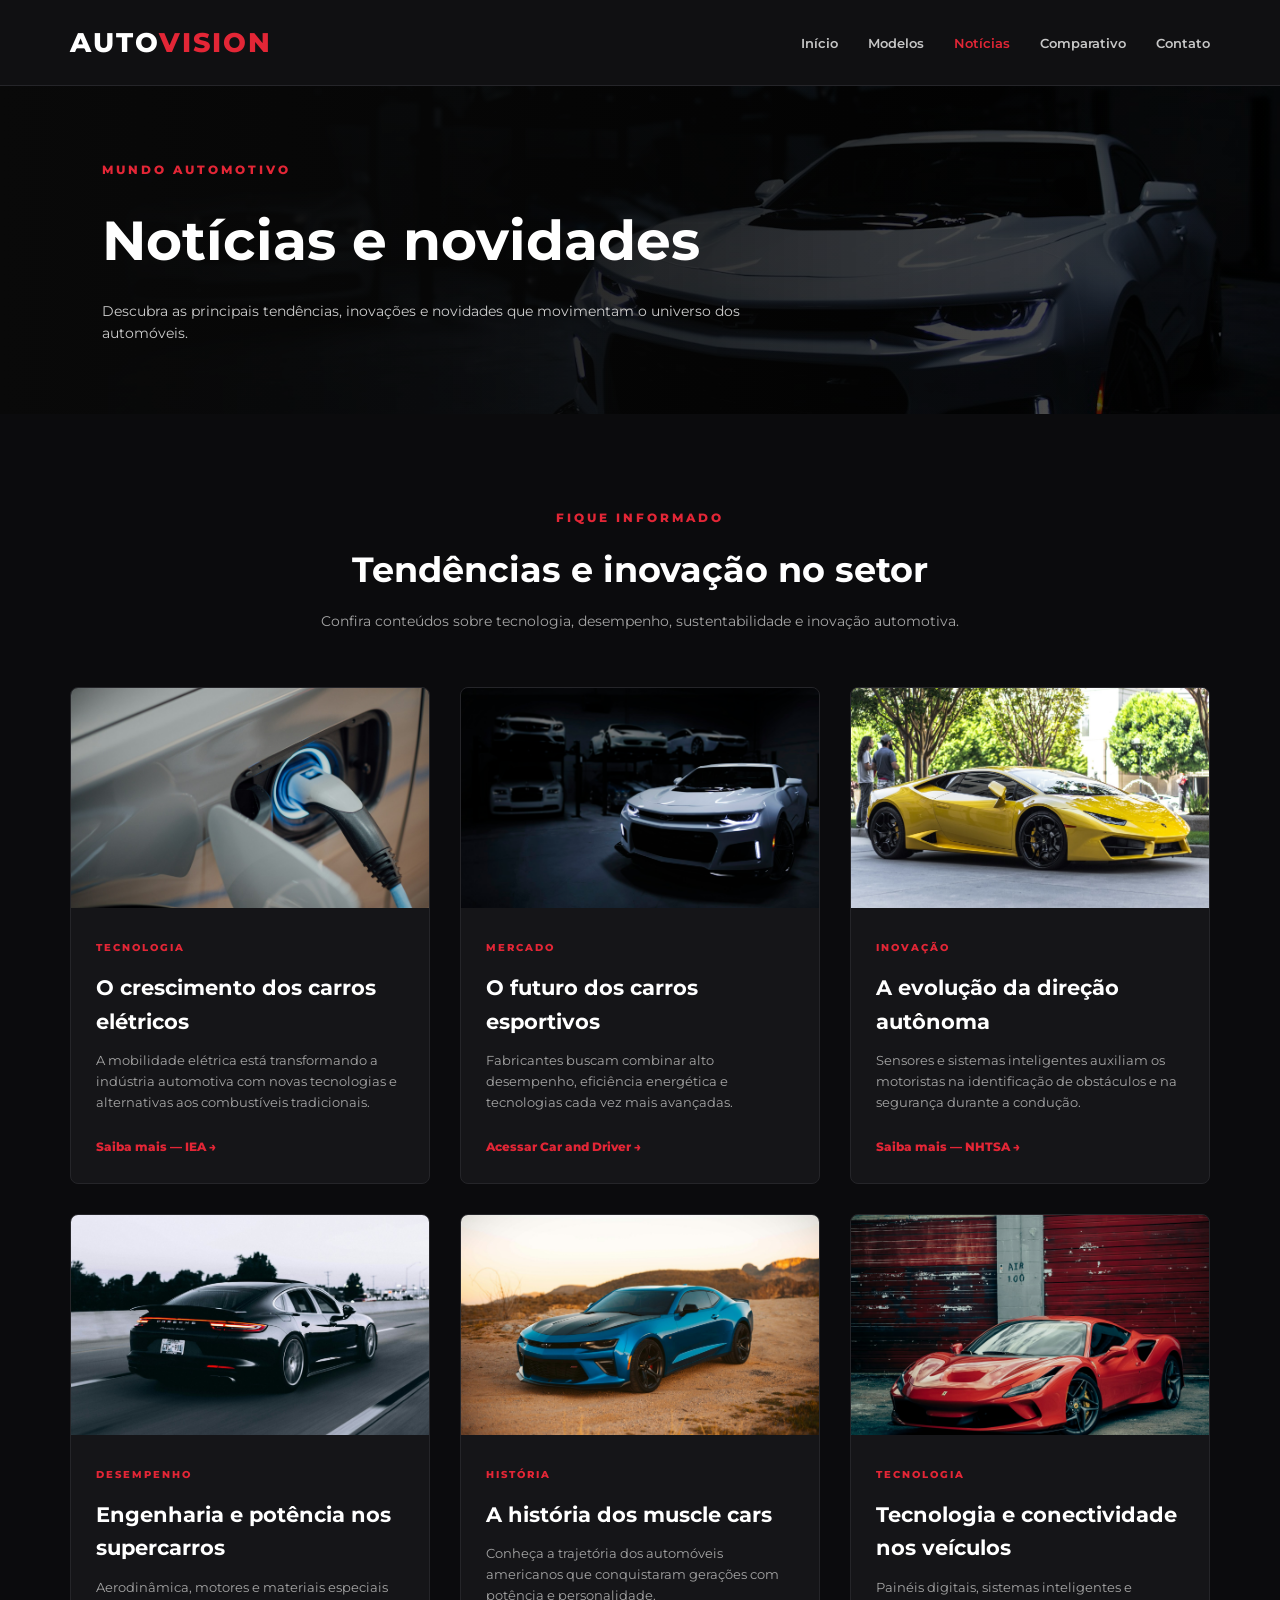
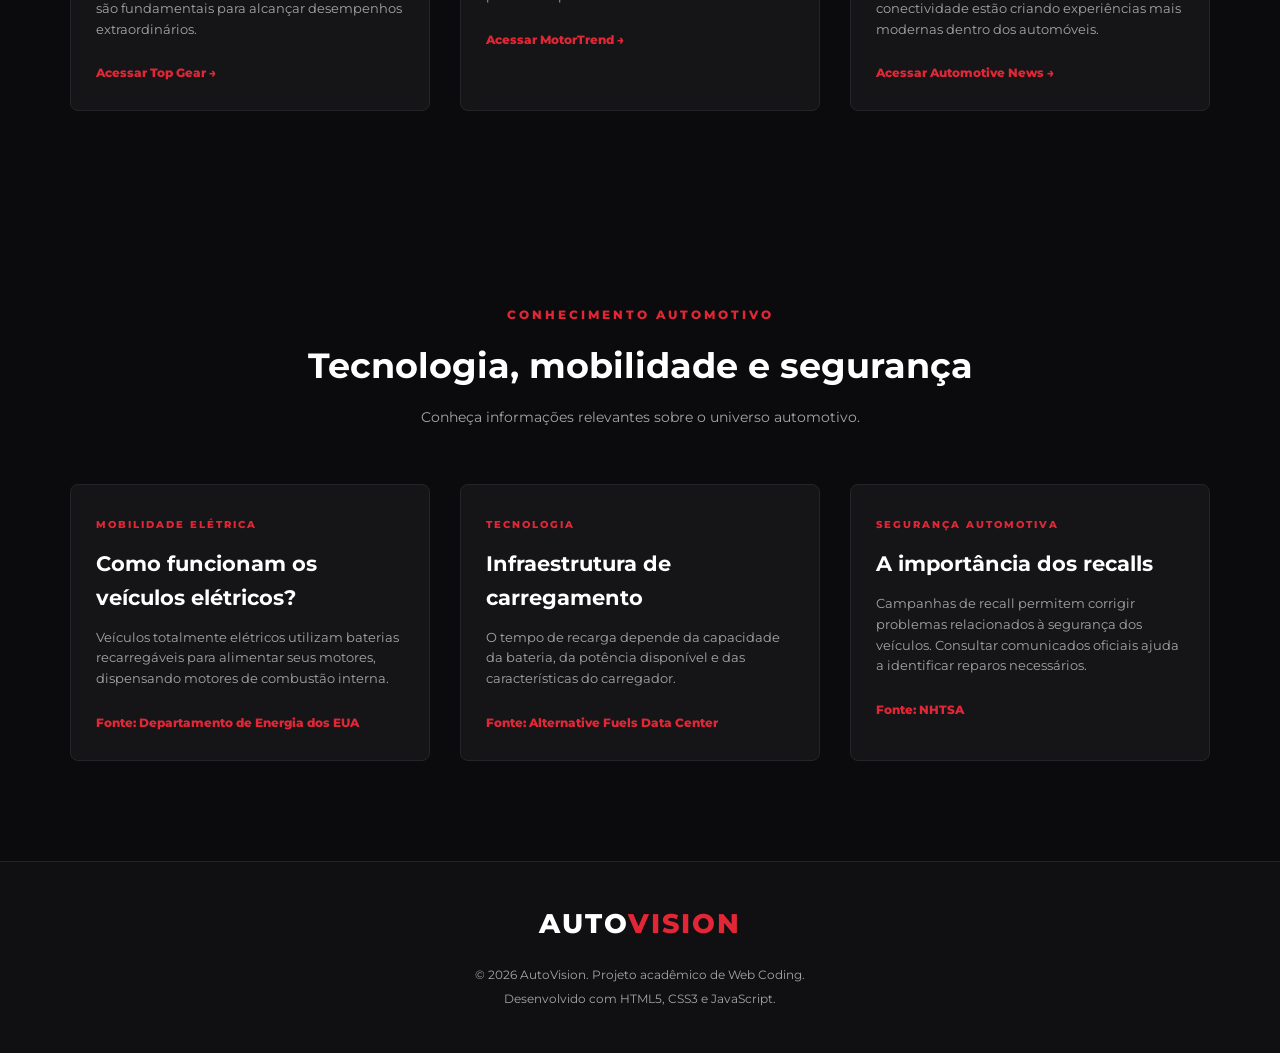
<file: pages/noticias.html>
<!DOCTYPE html>
<html lang="pt-BR">

<head>
    <meta charset="UTF-8">
    <meta name="viewport" content="width=device-width, initial-scale=1.0">
    <meta name="description"
        content="Confira notícias, tecnologias, tendências e novidades do universo automotivo na AutoVision.">

    <title>Notícias | AutoVision</title>

    <!-- Folha de estilos externa -->
    <link rel="stylesheet" href="../css/style.css">

    <!-- JavaScript -->
    <script src="../js/script.js" defer></script>
</head>

<body>

    <!-- CABEÇALHO E NAVEGAÇÃO -->
    <header class="header">
        <div class="header__container">

            <a href="../index.html"
                class="header__logo"
                aria-label="AutoVision - Página inicial">
                AUTO<span>VISION</span>
            </a>

            <nav class="nav" aria-label="Menu principal">
                <ul class="nav__list">

                    <li class="nav__item">
                        <a class="nav__link" href="../index.html">
                            Início
                        </a>
                    </li>

                    <li class="nav__item">
                        <a class="nav__link" href="modelos.html">
                            Modelos
                        </a>
                    </li>

                    <li class="nav__item">
                        <a class="nav__link nav__link--active"
                            href="noticias.html"
                            aria-current="page">
                            Notícias
                        </a>
                    </li>

                    <li class="nav__item">
                        <a class="nav__link" href="comparativo.html">
                            Comparativo
                        </a>
                    </li>

                    <li class="nav__item">
                        <a class="nav__link" href="contato.html">
                            Contato
                        </a>
                    </li>

                </ul>
            </nav>

        </div>
    </header>

    <!-- CONTEÚDO PRINCIPAL -->
    <main>

        <!-- BANNER DA PÁGINA -->
        <section class="page-banner">

            <div class="page-banner__content">

                <span class="page-banner__tag">
                    MUNDO AUTOMOTIVO
                </span>

                <h1 class="page-banner__title">
                    Notícias e novidades
                </h1>

                <p class="page-banner__description">
                    Descubra as principais tendências, inovações
                    e novidades que movimentam o universo
                    dos automóveis.
                </p>

            </div>

        </section>

        <!-- CONTEÚDOS AUTOMOTIVOS: CSS GRID -->
        <section class="models" aria-labelledby="newsTitle">

            <div class="section-heading">

                <span class="section-heading__tag">
                    FIQUE INFORMADO
                </span>

                <h2 class="section-heading__title" id="newsTitle">
                    Tendências e inovação no setor
                </h2>

                <p class="section-heading__description">
                    Confira conteúdos sobre tecnologia, desempenho,
                    sustentabilidade e inovação automotiva.
                </p>

            </div>

            <!-- Grade de seis cartões informativos -->
            <div class="models__grid">

                <!-- NOTÍCIA 01: MOBILIDADE ELÉTRICA -->
                <article class="card">

                    <img
                        class="card__image"
                        src="../images/noticias/carro-eletrico.jpg"
                        alt="Carro elétrico moderno"
                        loading="lazy">

                    <div class="card__content">

                        <span class="card__category">
                            TECNOLOGIA
                        </span>

                        <h3 class="card__title">
                            O crescimento dos carros elétricos
                        </h3>

                        <p class="card__description">
                            A mobilidade elétrica está transformando
                            a indústria automotiva com novas tecnologias
                            e alternativas aos combustíveis tradicionais.
                        </p>

                        <a
                            href="https://www.iea.org/energy-system/transport/electric-vehicles"
                            target="_blank"
                            rel="noopener noreferrer"
                            class="card__link"
                            aria-label="Saiba mais sobre veículos elétricos na IEA, em nova aba">
                            Saiba mais — IEA →
                        </a>

                    </div>
                </article>

                <!-- NOTÍCIA 02: MERCADO AUTOMOTIVO -->
                <article class="card">

                    <img
                        class="card__image"
                        src="../images/veiculos/esportivo.jpg"
                        alt="Automóvel esportivo em destaque"
                        loading="lazy">

                    <div class="card__content">

                        <span class="card__category">
                            MERCADO
                        </span>

                        <h3 class="card__title">
                            O futuro dos carros esportivos
                        </h3>

                        <p class="card__description">
                            Fabricantes buscam combinar alto desempenho,
                            eficiência energética e tecnologias
                            cada vez mais avançadas.
                        </p>

                        <a
                            href="https://www.caranddriver.com/"
                            target="_blank"
                            rel="noopener noreferrer"
                            class="card__link"
                            aria-label="Acessar o portal Car and Driver em nova aba">
                            Acessar Car and Driver →
                        </a>

                    </div>
                </article>

                <!-- NOTÍCIA 03: DIREÇÃO AUTÔNOMA -->
                <article class="card">

                    <img
                        class="card__image"
                        src="../images/noticias/automovel-moderno.jpg"
                        alt="Automóvel moderno"
                        loading="lazy">

                    <div class="card__content">

                        <span class="card__category">
                            INOVAÇÃO
                        </span>

                        <h3 class="card__title">
                            A evolução da direção autônoma
                        </h3>

                        <p class="card__description">
                            Sensores e sistemas inteligentes auxiliam
                            os motoristas na identificação de obstáculos
                            e na segurança durante a condução.
                        </p>

                        <a
                            href="https://www.nhtsa.gov/vehicle-safety/automated-vehicles-safety"
                            target="_blank"
                            rel="noopener noreferrer"
                            class="card__link"
                            aria-label="Saiba mais sobre veículos automatizados na NHTSA, em nova aba">
                            Saiba mais — NHTSA →
                        </a>

                    </div>
                </article>

                <!-- NOTÍCIA 04: ENGENHARIA AUTOMOTIVA -->
                <article class="card">

                    <img
                        class="card__image"
                        src="../images/veiculos/porsche.jpg"
                        alt="Porsche esportivo"
                        loading="lazy">

                    <div class="card__content">

                        <span class="card__category">
                            DESEMPENHO
                        </span>

                        <h3 class="card__title">
                            Engenharia e potência nos supercarros
                        </h3>

                        <p class="card__description">
                            Aerodinâmica, motores e materiais especiais
                            são fundamentais para alcançar
                            desempenhos extraordinários.
                        </p>

                        <a
                            href="https://www.topgear.com/"
                            target="_blank"
                            rel="noopener noreferrer"
                            class="card__link"
                            aria-label="Acessar o portal Top Gear em nova aba">
                            Acessar Top Gear →
                        </a>

                    </div>
                </article>

                <!-- NOTÍCIA 05: HISTÓRIA AUTOMOTIVA -->
                <article class="card">

                    <img
                        class="card__image"
                        src="../images/veiculos/chevrolet.jpg"
                        alt="Automóvel esportivo americano"
                        loading="lazy">

                    <div class="card__content">

                        <span class="card__category">
                            HISTÓRIA
                        </span>

                        <h3 class="card__title">
                            A história dos muscle cars
                        </h3>

                        <p class="card__description">
                            Conheça a trajetória dos automóveis
                            americanos que conquistaram gerações
                            com potência e personalidade.
                        </p>

                        <a
                            href="https://www.motortrend.com/"
                            target="_blank"
                            rel="noopener noreferrer"
                            class="card__link"
                            aria-label="Acessar o portal MotorTrend em nova aba">
                            Acessar MotorTrend →
                        </a>

                    </div>
                </article>

                <!-- NOTÍCIA 06: CONECTIVIDADE -->
                <article class="card">

                    <img
                        class="card__image"
                        src="../images/noticias/conectividade.jpg"
                        alt="Automóvel moderno"
                        loading="lazy">

                    <div class="card__content">

                        <span class="card__category">
                            TECNOLOGIA
                        </span>

                        <h3 class="card__title">
                            Tecnologia e conectividade nos veículos
                        </h3>

                        <p class="card__description">
                            Painéis digitais, sistemas inteligentes
                            e conectividade estão criando experiências
                            mais modernas dentro dos automóveis.
                        </p>

                        <a
                            href="https://www.autonews.com/"
                            target="_blank"
                            rel="noopener noreferrer"
                            class="card__link"
                            aria-label="Acessar o portal Automotive News em nova aba">
                            Acessar Automotive News →
                        </a>

                    </div>
                </article>

            </div>

        </section>


        <!-- CONTEUDOS AUTOMOTIVOS COM FONTES OFICIAIS -->

        <section class="featured" aria-labelledby="fontesAutomotivas">

            <div class="section-heading">
                <span class="section-heading__tag">
                    CONHECIMENTO AUTOMOTIVO
                </span>

                <h2 class="section-heading__title" id="fontesAutomotivas">
                    Tecnologia, mobilidade e segurança
                </h2>

                <p class="section-heading__description">
                    Conheça informações relevantes sobre
                    o universo automotivo.
                </p>
            </div>

            <div class="featured__grid">

                <article class="card">
                    <div class="card__content">

                        <span class="card__category">
                            MOBILIDADE ELÉTRICA
                        </span>

                        <h3 class="card__title">
                            Como funcionam os veículos elétricos?
                        </h3>

                        <p class="card__description">
                            Veículos totalmente elétricos utilizam
                            baterias recarregáveis para alimentar
                            seus motores, dispensando motores
                            de combustão interna.
                        </p>

                        <a class="card__link"
                           href="https://afdc.energy.gov/vehicles/how-do-all-electric-cars-work"
                           target="_blank"
                           rel="noopener noreferrer">
                            Fonte: Departamento de Energia dos EUA
                        </a>

                    </div>
                </article>

                <article class="card">
                    <div class="card__content">

                        <span class="card__category">
                            TECNOLOGIA
                        </span>

                        <h3 class="card__title">
                            Infraestrutura de carregamento
                        </h3>

                        <p class="card__description">
                            O tempo de recarga depende da capacidade
                            da bateria, da potência disponível e
                            das características do carregador.
                        </p>

                        <a class="card__link"
                           href="https://afdc.energy.gov/fuels/electricity-stations"
                           target="_blank"
                           rel="noopener noreferrer">
                            Fonte: Alternative Fuels Data Center
                        </a>

                    </div>
                </article>

                <article class="card">
                    <div class="card__content">

                        <span class="card__category">
                            SEGURANÇA AUTOMOTIVA
                        </span>

                        <h3 class="card__title">
                            A importância dos recalls
                        </h3>

                        <p class="card__description">
                            Campanhas de recall permitem corrigir
                            problemas relacionados à segurança
                            dos veículos. Consultar comunicados
                            oficiais ajuda a identificar reparos
                            necessários.
                        </p>

                        <a class="card__link"
                           href="https://www.nhtsa.gov/recalls"
                           target="_blank"
                           rel="noopener noreferrer">
                            Fonte: NHTSA
                        </a>

                    </div>
                </article>

            </div>

        </section>


    </main>

    <!-- RODAPÉ -->
    <footer class="footer">

        <div class="footer__container">

            <a
                href="../index.html"
                class="footer__logo"
                aria-label="AutoVision - Página inicial">
                AUTO<span>VISION</span>
            </a>

            <p class="footer__text">
                © 2026 AutoVision. Projeto acadêmico de Web Coding.
            </p>

            <p class="footer__credits">
                Desenvolvido com HTML5, CSS3 e JavaScript.
            </p>

        </div>

    </footer>

</body>

</html>
</file>
<file: css/style.css>
/* =========================================
   AUTOVISION - ESTILIZAÇÃO GERAL
========================================= */

@import url('https://fonts.googleapis.com/css2?family=Montserrat:wght@400;500;600;700;800&display=swap');

:root {
    --cor-fundo: #0b0b0d;
    --cor-superficie: #151518;
    --cor-vermelha: #e32636;
    --cor-texto: #ffffff;
    --cor-secundaria: #a5a5a5;
}

/* RESET */

* {
    margin: 0;
    padding: 0;
    box-sizing: border-box;
}

html {
    scroll-behavior: smooth;
}

body {
    font-family: 'Montserrat', sans-serif;
    background-color: var(--cor-fundo);
    color: var(--cor-texto);
    line-height: 1.6;
}

a {
    text-decoration: none;
    color: inherit;
}

img {
    max-width: 100%;
    display: block;
}

/* =========================================
   CABEÇALHO - FLEXBOX
========================================= */

.header {
    width: 100%;
    background-color: #101012;
    border-bottom: 1px solid #252529;
}

.header__container {
    max-width: 1200px;
    min-height: 85px;
    margin: auto;
    padding: 0 30px;

    display: flex;
    flex-direction: row;
    justify-content: space-between;
    align-items: center;
    flex-wrap: wrap;
    gap: 20px;
}

.header__logo,
.footer__logo {
    font-size: 27px;
    font-weight: 800;
    letter-spacing: 2px;
}

.header__logo span,
.footer__logo span {
    color: var(--cor-vermelha);
}

.nav__list {
    list-style: none;

    display: flex;
    flex-direction: row;
    justify-content: center;
    align-items: center;
    flex-wrap: wrap;
    gap: 30px;
}

.nav__link {
    color: #c7c7c7;
    font-size: 13px;
    font-weight: 600;
    transition: color 0.3s;
}

.nav__link:hover,
.nav__link--active {
    color: var(--cor-vermelha);
}

.nav__link:focus-visible,
a:focus-visible {
    outline: 2px solid var(--cor-vermelha);
    outline-offset: 4px;
}

/* =========================================
   BANNER PRINCIPAL
========================================= */

.hero {
    min-height: 600px;
    padding: 100px 8%;

    display: flex;
    flex-direction: column;
    justify-content: center;
    align-items: flex-start;

    background:
        linear-gradient(90deg, rgba(0,0,0,0.95), rgba(0,0,0,0.25)),
        url('../images/veiculos/porsche.jpg')
        center/cover no-repeat;
}

.hero__content {
    max-width: 650px;
}

.hero__tag,
.section-heading__tag,
.about__tag {
    color: var(--cor-vermelha);
    font-size: 12px;
    font-weight: 800;
    letter-spacing: 3px;
}

.hero__title {
    margin: 20px 0;
    font-size: clamp(38px, 6vw, 72px);
    line-height: 1.1;
    font-weight: 800;
}

.hero__title span {
    display: block;
    color: var(--cor-vermelha);
}

.hero__description {
    max-width: 530px;
    margin-bottom: 35px;
    color: #cccccc;
    font-size: 15px;
}

.hero__button,
.about__button {
    display: inline-block;
    padding: 15px 28px;
    background-color: var(--cor-vermelha);
    border-radius: 4px;
    font-size: 13px;
    font-weight: 800;
    transition: 0.3s;
}

.hero__button:hover,
.about__button:hover {
    background-color: #b81728;
    transform: translateY(-3px);
}

/* =========================================
   TÍTULOS DAS SEÇÕES
========================================= */

.section-heading {
    text-align: center;
    margin-bottom: 55px;
}

.section-heading__title {
    font-size: 35px;
    margin: 12px 0;
}

.section-heading__description {
    color: var(--cor-secundaria);
    font-size: 14px;
}

/* =========================================
   CARROS EM DESTAQUE - CSS GRID
========================================= */

.featured {
    max-width: 1200px;
    margin: auto;
    padding: 100px 30px;
}

.featured__grid {
    display: grid;
    grid-template-columns: repeat(3, minmax(0, 1fr));
    gap: 30px;
    align-items: stretch;
}

.featured__grid > .card {
    min-width: 0;
    height: 100%;
}

.featured__grid .card__content {
    overflow-wrap: anywhere;
}

.card {
    background-color: var(--cor-superficie);
    border: 1px solid #252529;
    border-radius: 8px;
    overflow: hidden;
    transition: transform 0.3s, border-color 0.3s;
}

.card:hover {
    transform: translateY(-8px);
    border-color: var(--cor-vermelha);
}

.card__image {
    width: 100%;
    height: 220px;
    object-fit: cover;
}

.card__content {
    padding: 25px;
}

.card__category {
    color: var(--cor-vermelha);
    font-size: 10px;
    font-weight: 800;
    letter-spacing: 2px;
}

.card__title {
    font-size: 21px;
    margin: 12px 0;
}

.card__description {
    color: var(--cor-secundaria);
    font-size: 13px;
    margin-bottom: 20px;
}

.card__link {
    color: var(--cor-vermelha);
    font-size: 12px;
    font-weight: 800;
}

/* =========================================
   SOBRE A AUTOVISION - FLEXBOX
========================================= */

.about {
    min-height: 400px;
    padding: 90px 10%;
    background-color: #151518;

    display: flex;
    flex-direction: row;
    justify-content: center;
    align-items: center;
    flex-wrap: wrap;
    gap: 40px;
}

.about__content {
    max-width: 750px;
}

.about__title {
    font-size: 38px;
    margin: 15px 0;
}

.about__description {
    color: var(--cor-secundaria);
    font-size: 14px;
    margin-bottom: 30px;
}

/* =========================================
   RODAPÉ
========================================= */

.footer {
    padding: 40px 25px;
    border-top: 1px solid #252529;
    background-color: #101012;
    text-align: center;
}

.footer__logo {
    display: inline-block;
    margin-bottom: 15px;
}

.footer__text,
.footer__credits {
    color: var(--cor-secundaria);
    font-size: 12px;
    margin: 5px 0;
}

/* =========================================
   RESPONSIVIDADE
========================================= */

/* TABLETS - ATÉ 768PX */

@media screen and (max-width: 768px) {

    .header__container {
        justify-content: center;
        padding: 20px;
    }

    .nav__list {
        gap: 18px;
    }

    .hero {
        min-height: 500px;
        padding: 70px 7%;
    }

    .featured {
        padding: 70px 20px;
    }

    .featured__grid {
        grid-template-columns: repeat(2, minmax(0, 1fr));
        
    }

    .about {
        text-align: center;
    }
}

/* CELULARES - ATÉ 480PX */

@media screen and (max-width: 480px) {

    .header__logo {
        font-size: 23px;
    }

    .nav__list {
        gap: 12px;
    }

    .nav__link {
        font-size: 11px;
    }

    .hero {
        min-height: 470px;
        padding: 60px 22px;
    }

    .hero__title {
        font-size: 40px;
    }

    .hero__description {
        font-size: 13px;
    }

    .featured {
        padding: 60px 18px;
    }

    .section-heading__title {
        font-size: 27px;
    }

    .featured__grid {
        grid-template-columns: 1fr;
       
    }

    .card__image {
        height: 200px;
    }

    .about {
        padding: 65px 22px;
    }

    .about__title {
        font-size: 28px;
    }
}

/* TELAS GRANDES - ACIMA DE 768PX */

@media screen and (min-width: 769px) {

    .featured__grid {
        grid-template-columns: repeat(3, minmax(0, 1fr));
       
    }
}

/* =========================================
   PÁGINA DE MODELOS
========================================= */

.page-banner {
    min-height: 300px;
    padding: 70px 8%;
    background:
        linear-gradient(90deg, #090909, rgba(0,0,0,0.65)),
        url('../images/veiculos/esportivo.jpg')
        center/cover no-repeat;

    display: flex;
    flex-direction: column;
    justify-content: center;
    align-items: flex-start;
}

.page-banner__content {
    max-width: 700px;
}

.page-banner__tag {
    color: var(--cor-vermelha);
    font-size: 12px;
    font-weight: 800;
    letter-spacing: 3px;
}

.page-banner__title {
    font-size: clamp(35px, 5vw, 55px);
    margin: 15px 0;
}

.page-banner__description {
    color: #cccccc;
    font-size: 14px;
}

.models {
    max-width: 1250px;
    margin: auto;
    padding: 90px 30px;
}

.models__grid {
    display: grid;
    grid-template-columns: repeat(3, minmax(0, 1fr));
    grid-template-areas:
        "carro1 carro2 carro3"
        "carro4 carro5 carro6";
    gap: 30px;
}

.models__grid .card:nth-child(1) {
    grid-area: carro1;
}

.models__grid .card:nth-child(2) {
    grid-area: carro2;
}

.models__grid .card:nth-child(3) {
    grid-area: carro3;
}

.models__grid .card:nth-child(4) {
    grid-area: carro4;
}

.models__grid .card:nth-child(5) {
    grid-area: carro5;
}

.models__grid .card:nth-child(6) {
    grid-area: carro6;
}

/* RESPONSIVIDADE DA PÁGINA DE MODELOS */

@media screen and (max-width: 768px) {

.models__grid {
    grid-template-columns: repeat(2, minmax(0, 1fr));
    grid-template-areas:
        "carro1 carro2"
        "carro3 carro4"
        "carro5 carro6";
}

}

@media screen and (max-width: 480px) {

    .page-banner {
        min-height: 250px;
        padding: 50px 22px;
    }

    .models {
        padding: 60px 18px;
    }

.models__grid {
    grid-template-columns: 1fr;
    grid-template-areas:
        "carro1"
        "carro2"
        "carro3"
        "carro4"
        "carro5"
        "carro6";
}

}

/* CORREÇÃO RESPONSIVA GERAL */

* {
    box-sizing: border-box;
}

html, body {
    width: 100%;
    max-width: 100%;
    overflow-x: hidden;
}

img {
    max-width: 100%;
    height: auto;
}

.header__container,
.featured,
.models,
.about,
.footer__container {
    width: 100%;
    max-width: 1200px;
    margin-left: auto;
    margin-right: auto;
}

/* TABLET */
@media screen and (max-width: 768px) {

    .header__container {
        flex-direction: column;
        padding: 20px;
    }

    .nav__list {
        justify-content: center;
        flex-wrap: wrap;
    }

    .models__grid,
    .featured__grid {
        grid-template-columns: repeat(2, minmax(0, 1fr));
    }

    .hero {
        padding: 60px 25px;
    }
}

/* CELULAR */
@media screen and (max-width: 480px) {

    .header__container {
        padding: 15px;
    }

    .nav {
        width: 100%;
    }

    .nav__list {
        gap: 10px;
    }

    .models__grid,
    .featured__grid {
        grid-template-columns: minmax(0, 1fr);
    }

    .hero {
        min-height: 450px;
        padding: 45px 20px;
    }

    .hero__title {
        font-size: 36px;
    }

    .card__image {
        width: 100%;
        height: 200px;
        object-fit: cover;
    }
}

/* =========================================
   PÁGINA COMPARATIVO
========================================= */

.comparison__container {
    width: 100%;
    margin: 40px auto 0;
}

.comparison__table-wrapper {
    width: 100%;
    overflow-x: auto;
    border: 1px solid #252529;
    border-radius: 8px;
    background-color: var(--cor-superficie);
}

.comparison__table {
    width: 100%;
    min-width: 650px;
    border-collapse: collapse;
    text-align: center;
}

.comparison__table th {
    background-color: #202024;
    color: var(--cor-vermelha);
    padding: 22px 15px;
    font-size: 12px;
    font-weight: 800;
    letter-spacing: 1px;
}

.comparison__table td {
    padding: 20px 15px;
    border-top: 1px solid #303035;
    color: #cccccc;
    font-size: 13px;
}

.comparison__table tbody tr {
    transition: background-color 0.3s;
}

.comparison__table tbody tr:hover {
    background-color: #252529;
}

.comparison__table tbody td:first-child {
    color: #ffffff;
    font-weight: 700;
    text-align: left;
}

.comparison__note {
    margin-top: 20px;
    color: var(--cor-secundaria);
    font-size: 11px;
    text-align: center;
}

/* RESPONSIVIDADE DO COMPARATIVO */

@media screen and (max-width: 768px) {

    .comparison__container {
        margin-top: 30px;
    }

    .comparison__table th,
    .comparison__table td {
        padding: 16px 12px;
        font-size: 11px;
    }

}

@media screen and (max-width: 480px) {

    .comparison__table {
        min-width: 600px;
    }

    .comparison__note {
        font-size: 10px;
        text-align: left;
    }

}

/* =========================================
   PÁGINA DE CONTATO
========================================= */

.contact {
    max-width: 1000px;
    width: 100%;
    margin: auto;
    padding: 90px 30px;
}

.contact__container {
    max-width: 700px;
    margin: auto;
    padding: 40px;
    background-color: var(--cor-superficie);
    border: 1px solid #252529;
    border-radius: 10px;
}

.contact__form {
    display: flex;
    flex-direction: column;
    gap: 22px;
}

.contact__field {
    display: flex;
    flex-direction: column;
    gap: 9px;
}

.contact__field label {
    color: #ffffff;
    font-size: 13px;
    font-weight: 700;
}

.contact__field input,
.contact__field select,
.contact__field textarea {
    width: 100%;
    padding: 15px;
    background-color: #0b0b0d;
    border: 1px solid #353539;
    border-radius: 5px;
    color: #ffffff;
    font-family: inherit;
    font-size: 13px;
    outline: none;
    transition: border-color 0.3s;
}

.contact__field input:focus,
.contact__field select:focus,
.contact__field textarea:focus {
    border-color: var(--cor-vermelha);
}

.contact__field textarea {
    resize: vertical;
    min-height: 150px;
}

.contact__field input::placeholder,
.contact__field textarea::placeholder {
    color: #777777;
}

.contact__field select {
    cursor: pointer;
}

.contact__button {
    padding: 16px;
    background-color: var(--cor-vermelha);
    border: none;
    border-radius: 5px;
    color: #ffffff;
    font-family: inherit;
    font-size: 13px;
    font-weight: 800;
    cursor: pointer;
    transition: 0.3s;
}

.contact__button:hover {
    background-color: #b81728;
    transform: translateY(-2px);
}

.contact__feedback {
    color: var(--cor-secundaria);
    font-size: 12px;
    text-align: center;
}

/* RESPONSIVIDADE DO CONTATO */

@media screen and (max-width: 768px) {

    .contact {
        padding: 65px 20px;
    }

    .contact__container {
        padding: 30px;
    }

}

@media screen and (max-width: 480px) {

    .contact {
        padding: 50px 18px;
    }

    .contact__container {
        padding: 22px 17px;
    }

    .contact__field input,
    .contact__field select,
    .contact__field textarea {
        padding: 13px;
    }

    .contact__button {
        width: 100%;
    }

}
/* =========================================
   CONSULTA DE MODELOS PELA API
========================================= */

.api-search {
    max-width: 1000px;
    width: 100%;
    margin: auto;
    padding: 70px 30px;
}

.api-search__container {
    max-width: 700px;
    margin: auto;
    padding: 35px;
    background-color: var(--cor-superficie);
    border: 1px solid #252529;
    border-radius: 10px;
}

.api-search__form {
    display: flex;
    flex-direction: column;
    gap: 20px;
}

.api-search__field {
    display: flex;
    flex-direction: column;
    gap: 10px;
}

.api-search__field label {
    color: var(--cor-texto);
    font-size: 13px;
    font-weight: 700;
}

.api-search__field input {
    width: 100%;
    padding: 15px;
    background-color: var(--cor-fundo);
    border: 1px solid #353539;
    border-radius: 5px;
    color: var(--cor-texto);
    font-family: inherit;
    font-size: 13px;
    outline: none;
}

.api-search__field input:focus {
    border-color: var(--cor-vermelha);
}

.api-search__button {
    padding: 16px;
    background-color: var(--cor-vermelha);
    border: none;
    border-radius: 5px;
    color: #ffffff;
    font-family: inherit;
    font-size: 13px;
    font-weight: 800;
    cursor: pointer;
    transition: 0.3s;
}

.api-search__button:hover {
    background-color: #b81728;
    transform: translateY(-2px);
}

.api-search__status {
    margin-top: 22px;
    color: var(--cor-secundaria);
    font-size: 13px;
    text-align: center;
}

.api-search__results {
    margin-top: 20px;
    padding-left: 20px;
    color: var(--cor-texto);
    font-size: 13px;
    line-height: 2;
}

.api-search__disclaimer {
    margin-top: 25px;
    color: var(--cor-secundaria);
    font-size: 11px;
    line-height: 1.6;
    text-align: center;
}

@media screen and (max-width: 768px) {
    .api-search {
        padding: 50px 20px;
    }

    .api-search__container {
        padding: 25px;
    }
}

@media screen and (max-width: 480px) {
    .api-search {
        padding: 40px 18px;
    }

    .api-search__container {
        padding: 20px 16px;
    }

    .api-search__button {
        width: 100%;
    }
}


/* =========================================
   METODOLOGIA BEM E ACESSIBILIDADE VISUAL
========================================= */

/* Modificador BEM: cartão em destaque */

.card--destaque {
    border: 2px solid var(--cor-vermelha);
    box-shadow: 0 4px 20px rgba(227, 38, 54, 0.15);
}

.card--destaque:hover {
    box-shadow: 0 8px 30px rgba(227, 38, 54, 0.25);
}

/* Interação com os cartões */

.card__link {
    display: inline-block;
    transition: color 0.3s;
}

.card__link:hover {
    color: var(--cor-texto);
    text-decoration: underline;
}

.card:focus-within {
    border-color: var(--cor-vermelha);
}

/* Acessibilidade e navegação pelo teclado */

button:focus-visible,
input:focus-visible,
select:focus-visible,
textarea:focus-visible,
.comparison__table-wrapper:focus-visible {
    outline: 2px solid var(--cor-vermelha);
    outline-offset: 4px;
}

/* =========================================
   APRIMORAMENTOS DO COMPARATIVO
========================================= */

.comparison__table-wrapper {
    max-width: 100%;
}

.comparison__caption {
    padding: 18px;
    background-color: var(--cor-superficie);
    color: var(--cor-texto);
    font-size: 14px;
    font-weight: 700;
    text-align: left;
}

.comparison__table tbody th {
    background-color: transparent;
    border-top: 1px solid #303035;
    color: var(--cor-texto);
    font-size: 13px;
    font-weight: 700;
    letter-spacing: normal;
    text-align: left;
}

.comparison__hint {
    margin-top: 15px;
    color: var(--cor-secundaria);
    font-size: 12px;
    text-align: center;
}

/* =========================================
   APRIMORAMENTOS DO FORMULÁRIO
========================================= */

.contact__instructions {
    color: var(--cor-secundaria);
    font-size: 12px;
}

.contact__note {
    padding: 15px;
    background-color: var(--cor-fundo);
    border-left: 3px solid var(--cor-vermelha);
    border-radius: 4px;
    color: var(--cor-secundaria);
    font-size: 12px;
    line-height: 1.7;
}

/* =========================================
   CATEGORIAS AUTOMOTIVAS - FLEXBOX
========================================= */

.categories {
    width: 100%;
    max-width: 1200px;
    margin: 0 auto;
    padding: 80px 30px;
}

/* Organização dos cartões com Flexbox */

.categories__list {
    display: flex;
    flex-direction: row;
    justify-content: center;
    align-items: stretch;
    flex-wrap: wrap;
    gap: 25px;
    list-style: none;
}

/* Estilização dos cartões */

.categories__item {
    flex: 1 1 260px;
    min-width: 0;
    max-width: 360px;

    display: flex;
    flex-direction: column;
    justify-content: flex-start;
    align-items: flex-start;
    gap: 15px;

    padding: 30px;
    background-color: var(--cor-superficie);
    border: 1px solid #252529;
    border-radius: 8px;

    transition: border-color 0.3s,
                box-shadow 0.3s;
}

.categories__item:hover,
.categories__item:focus-within {
    border-color: var(--cor-vermelha);
    box-shadow: 0 6px 20px rgba(227, 38, 54, 0.15);
}

.categories__title {
    color: var(--cor-texto);
    font-size: 22px;
    font-weight: 700;
}

.categories__description {
    color: var(--cor-secundaria);
    font-size: 14px;
    line-height: 1.7;
}

.categories__link {
    display: inline-block;
    margin-top: auto;
    padding-top: 10px;
    color: var(--cor-vermelha);
    font-size: 13px;
    font-weight: 800;
}

.categories__link:hover {
    color: var(--cor-texto);
    text-decoration: underline;
}

/* =========================================
   RESPONSIVIDADE - TABLET
========================================= */

@media screen and (max-width: 768px) {

    .categories {
        padding: 60px 20px;
    }

    .categories__list {
        gap: 20px;
    }

    .categories__item {
        flex-basis: 240px;
        padding: 25px;
    }
}

/* =========================================
   RESPONSIVIDADE - CELULAR
========================================= */

@media screen and (max-width: 480px) {

    .categories {
        padding: 50px 18px;
    }

    .categories__list {
        flex-direction: column;
        align-items: stretch;
        gap: 18px;
    }

    .categories__item {
        flex: 1 1 auto;
        max-width: 100%;
        padding: 22px;
    }

    .categories__title {
        font-size: 20px;
    }

    .categories__description {
        font-size: 13px;
    }
}


/* =========================================
   ACESSIBILIDADE E RESPONSIVIDADE FINAL
========================================= */

/* Evita transbordamento de textos */

.card__title,
.card__description,
.contact__feedback,
.api-search__status,
.api-search__results {
    overflow-wrap: anywhere;
}

/* Estado dos botoes desabilitados */

button:disabled {
    opacity: 0.6;
    cursor: not-allowed;
}

.api-search__button:disabled,
.contact__button:disabled {
    transform: none;
}

/* Navegacao acessivel pelo teclado */

.nav__link:focus-visible,
.card__link:focus-visible,
.categories__link:focus-visible,
.api-search__button:focus-visible {
    outline: 2px solid var(--cor-vermelha);
    outline-offset: 4px;
}

/* =========================================
   RESPONSIVIDADE - TABLETS
========================================= */

@media screen and (max-width: 768px) {

    .section-heading {
        margin-bottom: 35px;
    }

    .card__content {
        padding: 22px;
    }

    .comparison__table-wrapper {
        overflow-x: auto;
        overscroll-behavior-x: contain;
    }
}

/* =========================================
   RESPONSIVIDADE - CELULARES
========================================= */

@media screen and (max-width: 480px) {

    .nav__link {
        display: inline-flex;
        align-items: center;
        min-height: 44px;
        padding: 6px;
    }

    .section-heading__description {
        font-size: 13px;
    }

    .card__content {
        padding: 20px;
    }

    .card__title {
        font-size: 20px;
    }

    .contact__field input,
    .contact__field select,
    .contact__field textarea,
    .api-search__field input {
        font-size: 16px;
    }

    .api-search__button,
    .contact__button {
        min-height: 44px;
    }
}

/* =========================================
   ACESSIBILIDADE - MOVIMENTO REDUZIDO
========================================= */

@media (prefers-reduced-motion: reduce) {

    *,
    *::before,
    *::after {
        scroll-behavior: auto !important;
        animation-duration: 0.01ms !important;
        animation-iteration-count: 1 !important;
        transition-duration: 0.01ms !important;
    }

    .card:hover,
    .hero__button:hover,
    .about__button:hover,
    .contact__button:hover,
    .api-search__button:hover,
    .categories__item:hover {
        transform: none;
    }
}
</file>
